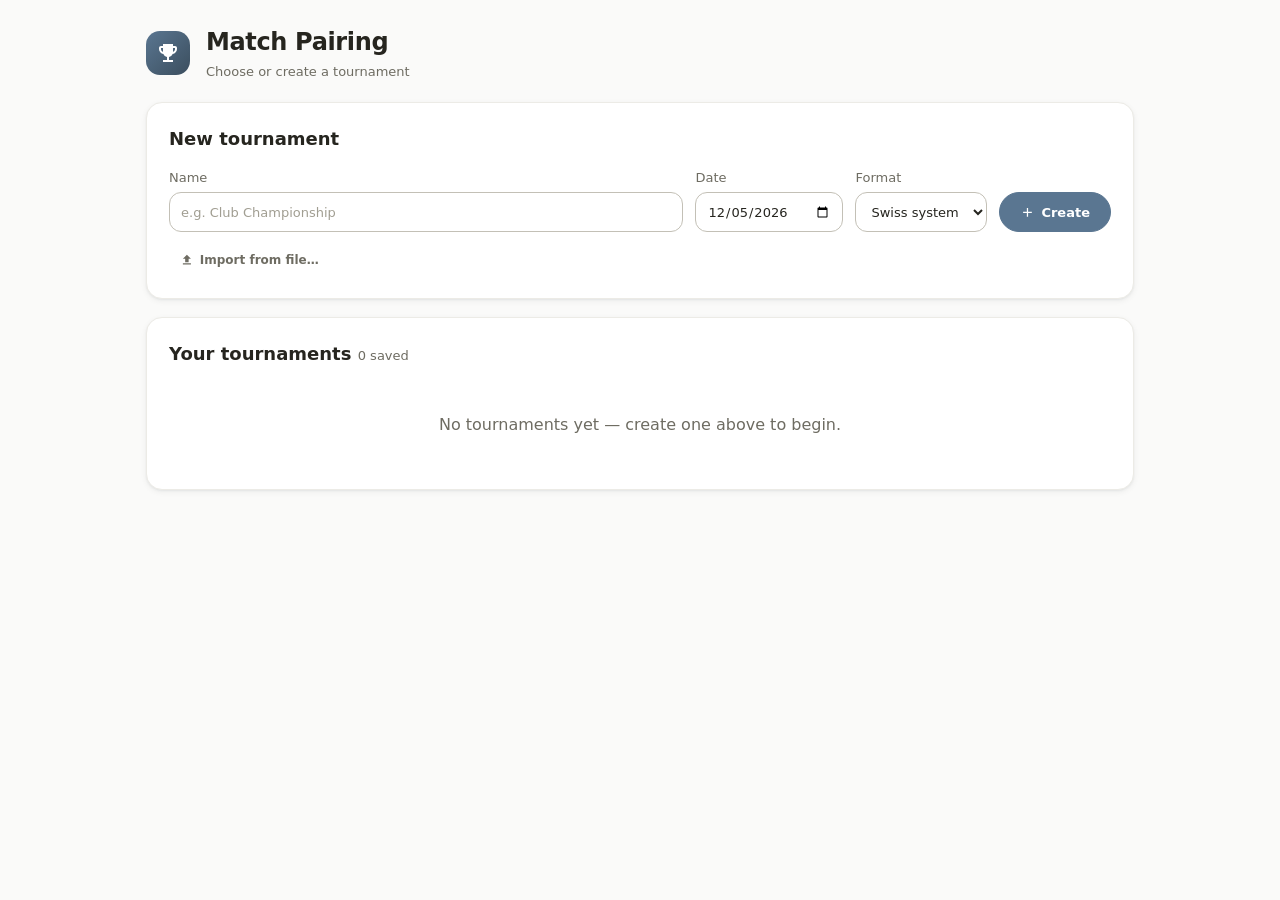
<file: index.html>
<!DOCTYPE html>
<html lang="en" data-theme="light">
<head>
<meta charset="UTF-8">
<meta name="viewport" content="width=device-width, initial-scale=1.0">
<!-- Hardening: no external connections except the design-system fonts; blocks exfiltration even if markup injection were ever possible. -->
<meta http-equiv="Content-Security-Policy" content="default-src 'none'; script-src 'unsafe-inline' https://telegram.org; style-src 'self' 'unsafe-inline' https://fonts.googleapis.com; font-src https://fonts.gstatic.com; img-src 'self' data:; connect-src https://empjrokwgnsfczqpdvrp.supabase.co; base-uri 'none'; form-action 'none'">
<meta name="description" content="Match Pairing — tournament pairing manager for Swiss-system and round-robin events: pairings, results, FIDE-verified tiebreaks, standings and crosstable. Runs entirely in your browser.">
<title>Match Pairing — Tournament Manager</title>
<link rel="icon" href="data:image/svg+xml,%3Csvg xmlns='http://www.w3.org/2000/svg' viewBox='0 0 64 64'%3E%3Crect width='64' height='64' rx='14' fill='%23496175'/%3E%3Ctext x='32' y='44' font-family='Arial,Helvetica,sans-serif' font-size='36' font-weight='800' fill='%23fff' text-anchor='middle'%3ES%3C/text%3E%3C/svg%3E">

<!-- Theme BEFORE first paint (no FOUC): OS scheme immediately, then the
     Telegram Mini App bridge loads ASYNC (never parser-blocking — an
     unreachable telegram.org must not stall first paint) and, inside the
     Telegram webview, takes over the theme and wires up the app.
     Accent is left unset → Halcyon defaults to "slate". -->
<script>
  (function () {
    var setTheme = function (dark) {
      document.documentElement.setAttribute("data-theme", dark ? "dark" : "light");
    };
    var mq = matchMedia("(prefers-color-scheme: dark)");
    setTheme(mq.matches);
    mq.addEventListener && mq.addEventListener("change", function () {
      if (!window.__tgThemed) setTheme(mq.matches);
    });
    var s = document.createElement("script");
    s.src = "https://telegram.org/js/telegram-web-app.js";
    s.onload = function () {
      var tg = window.Telegram && window.Telegram.WebApp;
      if (!(tg && tg.platform && tg.platform !== "unknown")) return; // plain browser: stay on OS theme
      var tgTheme = function () { try { setTheme(tg.colorScheme === "dark"); } catch (e) {} };
      window.__tgThemed = true;
      tgTheme();
      try { tg.onEvent && tg.onEvent("themeChanged", tgTheme); } catch (e) {}
      try { tg.ready && tg.ready(); } catch (e) {}
      try { tg.expand && tg.expand(); } catch (e) {}
      // score entry scrolls; don't let a swipe minimize the app mid-round
      try { tg.disableVerticalSwipes && tg.disableVerticalSwipes(); } catch (e) {}
      // let the app know the bridge is up (session-mode routing hooks on this)
      try { document.dispatchEvent(new Event("tg-ready")); } catch (e) {}
    };
    document.head.appendChild(s);
  })();
</script>

<meta name="theme-color" media="(prefers-color-scheme: light)" content="#FAFAF9">
<meta name="theme-color" media="(prefers-color-scheme: dark)"  content="#131619">

<!-- Halcyon design system: tokens + base reset, then component classes -->
<link rel="stylesheet" href="halcyon-ds/styles.css">
<link rel="stylesheet" href="halcyon-ds/components.css">
<!-- M3 skin fonts: Noto Sans + Noto Sans Mono (CSP already allows Google Fonts) -->
<link rel="stylesheet" href="https://fonts.googleapis.com/css2?family=Noto+Sans:ital,wght@0,400;0,500;0,600;0,700;0,800;1,400&family=Noto+Sans+Mono:wght@400;500;600&display=swap">

<style>
/* App layout & components — every visual driven by Halcyon design tokens.
   (Palette, fonts, reset & theming come from halcyon-ds/styles.css.) */
*{-webkit-tap-highlight-color:transparent}
.wrap{max-width:var(--container-lg);margin:0 auto;padding:18px 16px 80px}
header.app{display:flex;align-items:center;gap:14px;flex-wrap:wrap;margin-bottom:14px}
header.app h1{font-size:var(--text-xl);margin:0;font-weight:var(--weight-extrabold);letter-spacing:var(--tracking-tight)}
header.app .sub{color:var(--text-muted);font-size:var(--text-sm);margin-top:2px}
.logo{width:38px;height:38px;border-radius:var(--radius-md);
  background:linear-gradient(135deg,var(--accent),var(--accent-active));
  display:grid;place-items:center;color:var(--accent-fg);font-weight:var(--weight-extrabold);font-size:18px;flex:0 0 auto}
.spacer{flex:1}
.statusbar{display:flex;gap:10px;flex-wrap:wrap;margin-bottom:14px}
.stat{background:var(--surface);border:1px solid var(--border);border-radius:var(--radius-card);padding:8px 12px;
  box-shadow:var(--shadow-sm);min-width:86px}
.stat .k{font-family:var(--font-mono);font-size:var(--text-2xs);color:var(--text-faint);text-transform:uppercase;letter-spacing:var(--tracking-wider)}
.stat .v{font-size:var(--text-xl);font-weight:var(--weight-bold);font-variant-numeric:tabular-nums}
nav.tabs{display:flex;gap:2px;background:var(--bg-sunken);border:1px solid var(--border-subtle);border-radius:var(--radius-md);
  padding:4px;box-shadow:var(--shadow-xs);margin-bottom:16px;overflow:auto}
nav.tabs button{flex:1;border:0;background:transparent;color:var(--text-muted);font-family:var(--font-sans);
  font-weight:var(--weight-medium);font-size:var(--text-sm);padding:8px 12px;border-radius:var(--radius-sm);
  cursor:pointer;white-space:nowrap;min-width:max-content;transition:var(--transition)}
nav.tabs button:hover{color:var(--text)}
nav.tabs button.active{background:var(--surface);color:var(--text);box-shadow:var(--shadow-xs)}
.card{background:var(--surface);border:1px solid var(--border);border-radius:var(--radius-card);box-shadow:var(--shadow-sm);
  padding:var(--space-5);margin-bottom:14px}
.card h2{margin:0 0 12px;font-size:var(--text-lg);font-weight:var(--weight-semibold)}
.card h2 .hint{font-weight:var(--weight-regular);color:var(--text-muted);font-size:var(--text-sm)}
.row{display:flex;gap:8px;flex-wrap:wrap;align-items:center}
input,select,textarea{font-family:var(--font-sans);font-size:var(--text-sm);color:var(--text);background:var(--surface);
  border:1px solid var(--border-strong);border-radius:var(--radius-control);height:var(--control-md);padding:0 11px;outline:none;
  transition:border-color var(--dur) var(--ease-out),box-shadow var(--dur) var(--ease-out)}
textarea{height:auto;padding:10px 11px;line-height:var(--leading-normal);resize:vertical}
input:hover,select:hover,textarea:hover{border-color:var(--text-faint)}
input:focus,select:focus,textarea:focus{border-color:var(--accent);box-shadow:0 0 0 3px var(--accent-subtle)}
input::placeholder,textarea::placeholder{color:var(--text-faint)}
input[type=number]{width:84px;text-align:center}
select{cursor:pointer}
label.fld{display:flex;flex-direction:column;gap:5px;font-size:var(--text-sm);color:var(--text-muted);font-weight:var(--weight-medium)}
button.btn{font-family:var(--font-sans);font-size:var(--text-sm);font-weight:var(--weight-semibold);
  border:1px solid var(--border-strong);background:var(--surface);color:var(--text);height:var(--control-md);padding:0 14px;
  border-radius:var(--radius-control);cursor:pointer;display:inline-flex;align-items:center;justify-content:center;gap:6px;
  white-space:nowrap;transition:var(--transition)}
button.btn:hover{background:var(--surface-hover);border-color:var(--text-faint)}
button.btn.primary{background:var(--accent);border-color:var(--accent);color:var(--accent-fg)}
button.btn.primary:hover{background:var(--accent-hover);border-color:var(--accent-hover)}
button.btn.primary:disabled{opacity:.5;cursor:not-allowed}
button.btn.ghost{background:transparent;border-color:transparent}
button.btn.ghost:hover{background:var(--surface-hover);border-color:transparent}
button.btn.danger{color:var(--danger-text);border-color:transparent;background:transparent}
button.btn.danger:hover{background:var(--danger-subtle);border-color:transparent}
button.btn.sm{height:var(--control-sm);padding:0 10px;font-size:var(--text-xs)}
table{width:100%;border-collapse:collapse;font-size:var(--text-sm)}
th,td{text-align:left;padding:9px 10px;border-bottom:1px solid var(--border-subtle)}
th{font-family:var(--font-mono);font-size:var(--text-2xs);text-transform:uppercase;letter-spacing:var(--tracking-wider);
  color:var(--text-muted);font-weight:var(--weight-medium);border-bottom:1px solid var(--border);white-space:nowrap}
td.num,th.num{text-align:center}
tr:last-child td{border-bottom:0}
.tag{display:inline-block;font-family:var(--font-mono);font-size:var(--text-2xs);font-weight:var(--weight-medium);
  padding:2px 8px;border-radius:var(--radius-sm);letter-spacing:var(--tracking-wide);background:var(--accent-subtle);color:var(--accent-text)}
.tag.bye{background:var(--warning-subtle);color:var(--warning-text)}
.tag.wd{background:var(--danger-subtle);color:var(--danger-text)}
.pill{font-size:var(--text-xs);color:var(--text-muted)}
.empty{color:var(--text-muted);text-align:center;padding:30px 10px}
.pairing{display:grid;grid-template-columns:34px 1fr auto 1fr;gap:10px 12px;align-items:center;
  padding:10px;border:1px solid var(--border);border-radius:var(--radius-lg);margin-bottom:8px;background:var(--bg-subtle)}
.pairing .tb{font-family:var(--font-mono);font-weight:var(--weight-bold);color:var(--text-faint);text-align:center}
.pairing .pname{font-weight:var(--weight-semibold);display:flex;align-items:center;gap:6px;min-width:0}
.pairing .pname.right{justify-content:flex-end;text-align:right}
.pairing .pname small{color:var(--text-muted);font-weight:var(--weight-regular)}
.pairing .ctrl{display:flex;gap:6px;align-items:center;justify-content:center;flex-wrap:wrap}
.pairing.win-l .left{color:var(--success-text)} .pairing.win-r .right{color:var(--success-text)}
.pairing.forf{opacity:.92}
.scorein{width:62px}
.resbtns{display:flex;gap:4px}
.resbtns button{border:1px solid var(--border-strong);background:var(--surface);border-radius:var(--radius-sm);height:var(--control-sm);
  padding:0 9px;cursor:pointer;font-weight:var(--weight-semibold);font-size:var(--text-sm);color:var(--text-muted);min-width:34px;transition:var(--transition)}
.resbtns button:hover{border-color:var(--text-faint);color:var(--text)}
.resbtns button.on{background:var(--accent);border-color:var(--accent);color:var(--accent-fg)}
.special{font-size:var(--text-xs);height:var(--control-sm);padding:0 6px}
.win-dot{width:8px;height:8px;border-radius:50%;background:var(--success);flex:0 0 auto}
.note{font-size:var(--text-sm);color:var(--text-muted)}
.banner{padding:10px 12px;border-radius:var(--radius-md);font-size:var(--text-sm);margin-bottom:12px;border:1px solid transparent}
.banner.info{background:var(--accent-subtle);border-color:var(--accent-border);color:var(--text)}
.banner.warn{background:var(--warning-subtle);color:var(--warning-text)}
.banner.good{background:var(--success-subtle);color:var(--success-text)}
.checks{display:flex;flex-direction:column;gap:10px}
.check{display:flex;gap:10px;align-items:flex-start;cursor:pointer;font-size:var(--text-sm)}
.check input{margin-top:2px;height:auto}
.check .desc{color:var(--text-muted);font-size:var(--text-xs);display:block}
.rank{font-family:var(--font-mono);font-weight:var(--weight-bold);color:var(--text-faint);width:24px;text-align:center}
.firsttag{font-family:var(--font-mono);font-size:var(--text-2xs);color:var(--text-muted);border:1px solid var(--border-strong);border-radius:var(--radius-xs);padding:0 4px}
.toolbar{display:flex;gap:8px;flex-wrap:wrap;align-items:center;margin-bottom:12px}
.inactive{opacity:.55}
.kbd{font-family:var(--font-mono);background:var(--surface);border:1px solid var(--border-strong);border-radius:var(--radius-xs);padding:1px 5px;font-size:var(--text-xs)}
hr.sep{border:0;border-top:1px solid var(--border);margin:14px 0}
/* crosstable */
.cxwrap{overflow:auto}
table.cx{font-size:var(--text-sm);white-space:nowrap}
table.cx th,table.cx td{padding:6px 8px;border:1px solid var(--border)}
table.cx td.cell{text-align:center;font-variant-numeric:tabular-nums;min-width:46px}
.cell .res{font-weight:var(--weight-bold)}
.cell .res.w{color:var(--success-text)} .cell .res.l{color:var(--danger-text)} .cell .res.d{color:var(--text-muted)}
.cell .op{color:var(--text-muted);font-size:var(--text-2xs);font-family:var(--font-mono)}
.cell.bye{color:var(--warning-text);font-weight:var(--weight-bold)}
.cell.absent{color:var(--text-faint)}
/* tiebreak order editor */
.tblist{display:flex;flex-direction:column;gap:6px}
.tbitem{display:flex;align-items:center;gap:8px;border:1px solid var(--border);border-radius:var(--radius-md);padding:7px 10px;background:var(--bg-subtle)}
.tbitem .ord{font-family:var(--font-mono);font-weight:var(--weight-bold);color:var(--text-faint);width:18px;text-align:center}
.tbitem .nm{flex:1;font-weight:var(--weight-medium);font-size:var(--text-sm)}
.tbitem .arrows{display:flex;gap:4px}
.tbadd{display:flex;flex-wrap:wrap;gap:6px;margin-top:10px}
/* remove the up/down spinners on the score boxes */
.scorein::-webkit-outer-spin-button,.scorein::-webkit-inner-spin-button{-webkit-appearance:none;margin:0}
.scorein{-moz-appearance:textfield;appearance:textfield}
/* visually hidden but announced by screen readers (live status region) */
.sr-only{position:absolute;width:1px;height:1px;padding:0;margin:-1px;overflow:hidden;clip:rect(0 0 0 0);white-space:nowrap;border:0}
/* Material Symbols (inline SVG) — size to text, inherit button color */
svg.mi{width:1.15em;height:1.15em;fill:currentColor;flex:0 0 auto;vertical-align:-0.18em}
.resbtns button{display:inline-flex;align-items:center;justify-content:center;gap:3px}
/* 16px controls on touch devices so iOS Safari doesn't auto-zoom on focus */
@media (hover:none) and (pointer:coarse){
  input,select,textarea{font-size:16px!important}
}
/* copy-results toolbar */
.copybar{margin-top:-4px}
.copybar select{max-width:min(60vw,340px)}
/* welcome / session picker */
body.welcome #hdrActions,body.welcome nav.tabs,body.welcome .statusbar{display:none}
.sesslist{display:flex;flex-direction:column;gap:8px}
.sess{display:flex;align-items:center;gap:12px;flex-wrap:wrap;border:1px solid var(--border);border-radius:var(--radius-lg);
  padding:12px 14px;background:var(--bg-subtle);transition:var(--transition)}
.sess:hover{border-color:var(--text-faint);background:var(--surface-hover)}
.sess .meta{flex:1;min-width:0}
.sess .snm{font-weight:var(--weight-semibold)}
.sess .sdt{color:var(--text-muted);font-size:var(--text-xs);font-family:var(--font-mono);margin-top:2px}
.sess .sact{display:flex;gap:6px;flex-wrap:wrap}
@media (max-width:560px){
  .pairing{grid-template-columns:26px 1fr;grid-template-areas:"tb left" "tb right" "tb ctrl";gap:6px}
  .pairing .tb{grid-area:tb} .pairing .left{grid-area:left} .pairing .right{grid-area:right;justify-content:flex-start;text-align:left}
  .pairing .ctrl{grid-area:ctrl;justify-content:flex-start}
  .pairing .vs{display:none}
}
/* ==================================================================
   M3 skin — Material Design 3 look over the Halcyon tokens.
   Noto type, roomier rhythm, pill buttons (filled / tonal / text),
   16px cards, and M3 primary tabs with an active indicator.
   Placed last in this sheet so it wins the cascade.
   ================================================================== */
:root{
  --font-sans:'Noto Sans',system-ui,-apple-system,"Segoe UI",sans-serif;
  --font-mono:'Noto Sans Mono',ui-monospace,Consolas,monospace;
  --radius-card:16px;
  --radius-control:12px;
  --control-md:40px;
  --control-sm:32px;
}
.wrap{padding:24px 18px 96px}
header.app{margin-bottom:20px;gap:16px}
.logo{width:44px;height:44px;border-radius:14px}
.logo svg.mi{width:24px;height:24px;fill:var(--accent-fg)}
header.app h1{font-size:var(--text-2xl,1.4rem)}
/* status chips */
.statusbar{gap:12px;margin-bottom:18px}
.stat{padding:12px 18px;border-radius:14px;min-width:104px;border-color:var(--border-subtle)}
.stat .k{margin-bottom:2px}
/* M3 primary tabs: flat bar, icon+label, rounded 3px active indicator */
nav.tabs{background:transparent;border:0;border-bottom:1px solid var(--border);border-radius:0;
  padding:0;gap:4px;box-shadow:none;margin-bottom:20px}
nav.tabs button{position:relative;display:inline-flex;align-items:center;justify-content:center;gap:7px;
  padding:12px 16px;border-radius:12px 12px 0 0;font-weight:var(--weight-medium)}
nav.tabs button svg.mi{width:1.25em;height:1.25em}
nav.tabs button:hover{background:var(--surface-hover);color:var(--text)}
nav.tabs button.active{background:transparent;color:var(--accent-text);box-shadow:none}
nav.tabs button.active::after{content:"";position:absolute;left:14%;right:14%;bottom:-1px;height:3px;
  border-radius:3px 3px 0 0;background:var(--accent)}
/* cards */
.card{padding:22px;margin-bottom:18px;border-color:var(--border-subtle)}
.card h2{margin:0 0 16px}
hr.sep{margin:20px 0}
.row{gap:10px}
/* buttons: filled / tonal / text, all pills */
button.btn{border-radius:999px;height:var(--control-md);padding:0 20px;
  background:var(--accent-subtle);border:1px solid transparent;color:var(--accent-text)}
button.btn:hover{background:var(--accent-muted,var(--accent-subtle));border-color:transparent;filter:brightness(0.97)}
button.btn.primary{background:var(--accent);color:var(--accent-fg)}
button.btn.primary:hover{background:var(--accent-hover);filter:none}
button.btn.ghost{background:transparent;color:var(--text-muted);padding:0 14px}
button.btn.ghost:hover{background:var(--surface-hover);color:var(--text)}
button.btn.danger{background:transparent;color:var(--danger-text);padding:0 14px}
button.btn.danger:hover{background:var(--danger-subtle)}
button.btn.sm{height:var(--control-sm);padding:0 14px}
button.btn.sm.ghost,button.btn.sm.danger{padding:0 10px}
/* inputs stay rectangular-soft (M3 text fields), controls a touch taller */
input,select,textarea{border-radius:12px}
input[type=number]{width:92px}
.scorein{width:70px}
/* result pills */
.resbtns{gap:6px}
.resbtns button{border-radius:999px;padding:0 13px;min-width:40px;height:var(--control-sm)}
.special{border-radius:999px;padding:0 12px}
/* rows and lists */
.pairing{padding:14px;border-radius:14px;margin-bottom:10px;gap:12px 14px;border-color:var(--border-subtle)}
th,td{padding:12px}
.sess{padding:14px 16px;border-radius:14px;gap:12px;border-color:var(--border-subtle)}
.sesslist{gap:10px}
.tbitem{padding:10px 14px;border-radius:12px;border-color:var(--border-subtle)}
.tblist{gap:8px}
.tbadd{gap:8px;margin-top:12px}
.banner{padding:12px 16px;border-radius:12px;margin-bottom:14px}
.checks{gap:12px}
.toolbar{gap:10px;margin-bottom:14px}
.tag{border-radius:999px;padding:3px 10px}
.firsttag{border-radius:999px;padding:1px 7px}

@media print{
  nav.tabs,header.app .spacer,.toolbar,button,.statusbar,select,.copybar,.banner{display:none!important}
  body{background:#fff;color:var(--neutral-900)} .card{box-shadow:none;border:1px solid var(--neutral-300)}
  /* force light-theme token values so dark-mode prints stay readable on paper */
  [data-theme="dark"]{--text:#26251F;--text-muted:#6E6C62;--text-faint:#A19E92;
    --success-text:#3F7253;--warning-text:#8A6228;--danger-text:#9A463C;--info-text:#3F6E93;--accent-text:#496175;
    --surface:#FFFFFF;--bg-subtle:#F4F4F1;--bg-sunken:#ECEBE6;
    --border:#E2E1DB;--border-subtle:#ECEBE6;--border-strong:#C3C0B6}
  /* crosstable: never clip columns on paper — let it wrap/shrink instead */
  .cxwrap{overflow:visible}
  table.cx{white-space:normal;font-size:10px}
  table.cx th,table.cx td{padding:3px 4px}
  table.cx td.cell{min-width:0}
  /* pairing sheet: winner readable in grayscale, first-move tag crisp */
  .pairing.win-l .left,.pairing.win-r .right{font-weight:800}
  .win-dot{-webkit-print-color-adjust:exact;print-color-adjust:exact}
  .firsttag{color:var(--neutral-700)}
}
</style>
</head>
<body>
<div class="wrap">
  <header class="app">
    <div class="logo">S</div>
    <div>
      <h1 id="tname">Match Pairing</h1>
      <div class="sub" id="tsub">Tournament manager</div>
    </div>
    <div class="spacer"></div>
    <div class="row" id="hdrActions">
      <button class="btn ghost sm" id="btnSessions">← Tournaments</button>
      <button class="btn ghost sm" id="btnExport">Export</button>
      <button class="btn ghost sm" id="btnImport">Import</button>
      <input type="file" id="fileImport" accept="application/json" style="display:none">
    </div>
  </header>

  <div class="statusbar" id="statusbar"></div>
  <div id="sr-status" role="status" aria-live="polite" class="sr-only"></div>

  <nav class="tabs" id="tabs" aria-label="Views">
    <button data-tab="players" class="active" aria-current="page">Players</button>
    <button data-tab="pairings">Pairings</button>
    <button data-tab="standings">Standings</button>
    <button data-tab="crosstable">Crosstable</button>
    <button data-tab="settings">Settings</button>
  </nav>

  <div id="view"></div>
</div>

<script>
"use strict";

/* ==================================================================
   Swiss-system tournament manager — single file, client-side.
   Tie-break engine implements the FIDE C.07 (2023) rules and is
   verified against IA Mario Held's official worked examples
   (16-player Swiss: all Buchholz / Buchholz-Cut1 / Sonneborn-Berger
   / SB-Cut1 values reproduced exactly).
   ================================================================== */

const LS_KEY = "swissPairing.v2";
const OLD_KEY = "swissPairing.v1";
const DEFAULT_SETTINGS = {
  totalRounds: 6,
  limitRounds: false,     // cap the number of rounds? (off => generate freely)
  format: "swiss",        // swiss | roundrobin
  round1: "fold",         // fold | adjacent | random
  trackSpread: true,      // Scrabble-style point margins
  drawAllowed: true,
  byePoints: 1,           // points for a pairing-allocated (full) bye
  byeSpread: 50,          // spread credited for a bye / default forfeit margin
  firstBalance: true,     // balance who goes first / colours
  tbOrder: null,          // array of tiebreak keys, in priority order (null => auto)
};

const round2 = x => Math.round((x + Number.EPSILON) * 100) / 100;

/* ------------------------------------------------------------------
   Multi-session store.  Each session is a self-contained tournament
   (name + created date + players/rounds/settings).  `state` points at
   the currently-open session, or is null on the welcome screen.
   ------------------------------------------------------------------ */
/* Deep-coerce a session to expected types. This is the trust boundary for
   imported JSON and hand-edited storage: every value that later reaches
   innerHTML or arithmetic is forced into a safe shape here. */
function normalizeSession(t){
  t = t || {};
  const num = (v,d)=>{ const n=Number(v); return Number.isFinite(n)?n:d; };
  const players = (Array.isArray(t.players)?t.players:[]).map(p=>{
    p = p || {};
    const out = {
      id: num(p.id, 0),
      name: String(p.name ?? "?"),
      rating: (p.rating==null || p.rating==="") ? null : num(p.rating, null),
      active: p.active !== false,
    };
    if(p.byeRequest) out.byeRequest = true;
    return out;
  });
  const BYE_TYPES = {pairing:1, full:1, half:1, zero:1};
  const WINNERS = {p1:1, p2:1, draw:1};
  const rounds = (Array.isArray(t.rounds)?t.rounds:[]).filter(r=>r && Array.isArray(r.pairings)).map((r,i)=>{
    const rd = {
      number: num(r.number, i+1),
      pairings: r.pairings.filter(pg=>pg && pg.p1!=null).map((pg,j)=>{
        const res = pg.result || {};
        return {
          p1: num(pg.p1, 0),
          p2: pg.p2==null ? null : num(pg.p2, 0),
          table: num(pg.table, j+1),
          result: pg.p2==null
            ? {byeType: BYE_TYPES[res.byeType] ? res.byeType : "pairing"}
            : {winner: WINNERS[res.winner] ? res.winner : null,
               forfeit: res.forfeit === true,
               score1: res.score1==null ? null : num(res.score1, null),
               score2: res.score2==null ? null : num(res.score2, null)},
        };
      }),
    };
    if(Array.isArray(r.byeRequests)) rd.byeRequests = r.byeRequests.map(x=>num(x,0));
    if(Array.isArray(r.rrField)) rd.rrField = r.rrField.map(x=>num(x,0));
    return rd;
  });
  const settings = {...DEFAULT_SETTINGS, ...(t.settings && typeof t.settings==="object" ? t.settings : {})};
  settings.totalRounds = Math.max(1, num(settings.totalRounds, DEFAULT_SETTINGS.totalRounds));
  settings.byePoints = num(settings.byePoints, DEFAULT_SETTINGS.byePoints);
  settings.byeSpread = num(settings.byeSpread, DEFAULT_SETTINGS.byeSpread);
  settings.round1 = ({fold:1,adjacent:1,random:1})[settings.round1] ? settings.round1 : "fold";
  settings.format = ({swiss:1,roundrobin:1})[settings.format] ? settings.format : "swiss";
  settings.tbOrder = Array.isArray(settings.tbOrder) ? settings.tbOrder.map(String) : null;
  ["trackSpread","drawAllowed","firstBalance","limitRounds"].forEach(k=> settings[k] = !!settings[k]);
  const exceptions = (Array.isArray(t.exceptions)?t.exceptions:[])
    .map(x=>({round:num(x&&x.round,0), p1:num(x&&x.p1,0), p2:num(x&&x.p2,0)}))
    .filter(x=>x.round>=1 && x.p1>0 && x.p2>0 && x.p1!==x.p2);
  return {
    exceptions,
    ...(typeof t.remoteCode==="string" && t.remoteCode ? {remoteCode: t.remoteCode.slice(0,12)} : {}),
    id: t.id==null ? null : num(t.id, null),
    name: String(t.name || "My Tournament"),
    created: num(t.created, Date.now()),
    updated: num(t.updated, num(t.created, Date.now())),
    players, rounds,
    nextId: Math.max(num(t.nextId, 1), 1, ...players.map(p=>p.id+1)),
    settings,
  };
}
function loadStore(){
  let raw = null, old = null;
  try{
    raw = localStorage.getItem(LS_KEY);
    if(raw){
      const s = JSON.parse(raw);
      s.sessions = (Array.isArray(s.sessions)?s.sessions:[]).map(normalizeSession);
      let mx = 0; s.sessions.forEach(x=>{ if(typeof x.id==="number" && x.id>mx) mx=x.id; });
      s.nextSessionId = Math.max(Number(s.nextSessionId)||0, mx+1);
      s.sessions.forEach(x=>{ if(x.id==null) x.id = s.nextSessionId++; });
      s.currentId = (s.currentId!=null && s.sessions.some(x=>x.id===s.currentId)) ? s.currentId : null;
      return s;
    }
    // migrate a legacy single-tournament save into one session
    old = localStorage.getItem(OLD_KEY);
    if(old){
      const t = normalizeSession({...JSON.parse(old), id:1});
      return {sessions:[t], currentId:null, nextSessionId:2};
    }
  }catch(e){
    // keep the unreadable payload so it can be recovered manually, then start clean
    const bad = raw || old;
    if(bad){
      try{ localStorage.setItem(LS_KEY + ".corrupt", bad); }catch(_){}
      setTimeout(()=>alert("Your saved tournament data could not be read. A backup copy was kept in this browser's local storage under \"" + LS_KEY + ".corrupt\"."), 0);
    }
  }
  return {sessions:[], currentId:null, nextSessionId:1};
}
let store = loadStore();
let state = store.currentId!=null ? store.sessions.find(s=>s.id===store.currentId) : null;
let activeTab = "players";

let saveFailed = false;
function save(){
  if(state) state.updated = Date.now();
  try{ localStorage.setItem(LS_KEY, JSON.stringify(store)); saveFailed = false; }
  catch(e){ saveFailed = true; }
  if(typeof queueSessPush === "function") queueSessPush(); // live session: mirror to the server (no-op otherwise)
}

function createSession(name, dateVal, format){
  const created = dateVal ? new Date(dateVal+"T00:00:00").getTime() : Date.now();
  const s = normalizeSession({id: store.nextSessionId++, name:(name||"").trim()||"Untitled tournament", created, updated:created});
  if(format==="roundrobin" || format==="swiss") s.settings.format = format;
  store.sessions.push(s);
  store.currentId = s.id; state = s; activeTab = "players";
  save(); render();
}
function openSession(id){
  state = store.sessions.find(s=>s.id===id) || null;
  store.currentId = state ? id : null;
  activeTab = "players"; if(state) state._viewRound = null;
  save(); render();
}
function closeSession(){ store.currentId = null; state = null; save(); render(); }
function deleteSession(id){
  store.sessions = store.sessions.filter(s=>s.id!==id);
  if(store.currentId===id){ store.currentId = null; state = null; }
  save(); render();
}
function renameSession(id){
  const s = store.sessions.find(x=>x.id===id); if(!s) return;
  const nm = prompt("Rename tournament:", s.name); if(nm==null) return;
  s.name = nm.trim() || s.name; save(); render();
}

/* ---------------- Helpers ---------------- */
const esc = s => String(s??"").replace(/[&<>"']/g,c=>({'&':'&amp;','<':'&lt;','>':'&gt;','"':'&quot;',"'":'&#39;'}[c]));
const byId = id => state.players.find(p=>p.id===id);
const pname = id => { const p=byId(id); return p?p.name:"?"; };
function shuffle(a){ for(let i=a.length-1;i>0;i--){ const j=Math.floor(Math.random()*(i+1)); [a[i],a[j]]=[a[j],a[i]]; } return a; }
const fmtSpread = n => (n>0?"+":"")+n;

/* Google Material Symbols / Icons, vendored as inline SVG paths (Apache 2.0,
   https://fonts.google.com/icons). Inline SVG rather than the icon font: the
   app is a single file, and a failed icon-font load would render raw ligature
   text ("delete") inside buttons; SVG inherits currentColor and always draws. */
const ICONS = {
  arrow_back:    "M20 11H7.83l5.59-5.59L12 4l-8 8 8 8 1.41-1.41L7.83 13H20v-2z",
  download:      "M19 9h-4V3H9v6H5l7 7 7-7zM5 18v2h14v-2H5z",
  upload:        "M9 16h6v-6h4l-7-7-7 7h4v6zm-4 2h14v2H5v-2z",
  add:           "M19 13h-6v6h-2v-6H5v-2h6V5h2v6h6v2z",
  playlist_add:  "M14 10H2v2h12v-2zm0-4H2v2h12V6zm4 8v-4h-2v4h-4v2h4v4h2v-4h4v-2h-4zM2 16h8v-2H2v2z",
  edit:          "M3 17.25V21h3.75L17.81 9.94l-3.75-3.75L3 17.25zM20.71 7.04c.39-.39.39-1.02 0-1.41l-2.34-2.34c-.39-.39-1.02-.39-1.41 0l-1.83 1.83 3.75 3.75 1.83-1.83z",
  delete:        "M6 19c0 1.1.9 2 2 2h8c1.1 0 2-.9 2-2V7H6v12zM19 4h-3.5l-1-1h-5l-1 1H5v2h14V4z",
  print:         "M19 8H5c-1.66 0-3 1.34-3 3v6h4v4h12v-4h4v-6c0-1.66-1.34-3-3-3zm-3 11H8v-5h8v5zm3-7c-.55 0-1-.45-1-1s.45-1 1-1 1 .45 1 1-.45 1-1 1zm-1-9H6v4h12V3z",
  content_copy:  "M16 1H4c-1.1 0-2 .9-2 2v14h2V3h12V1zm3 4H8c-1.1 0-2 .9-2 2v14c0 1.1.9 2 2 2h11c1.1 0 2-.9 2-2V7c0-1.1-.9-2-2-2zm0 16H8V7h11v14z",
  swap_horiz:    "M6.99 11L3 15l3.99 4v-3H14v-2H6.99v-3zM21 9l-3.99-4v3H10v2h7.01v3L21 9z",
  check:         "M9 16.17L4.83 12l-1.42 1.41L9 19 21 7l-1.41-1.41z",
  arrow_upward:  "M4 12l1.41 1.41L11 7.83V20h2V7.83l5.58 5.59L20 12l-8-8-8 8z",
  arrow_downward:"M20 12l-1.41-1.41L13 16.17V4h-2v12.17l-5.58-5.59L4 12l8 8 8-8z",
  close:         "M19 6.41L17.59 5 12 10.59 6.41 5 5 6.41 10.59 12 5 17.59 6.41 19 12 13.41 17.59 19 19 17.59 13.41 12z",
  delete_sweep:  "M15 16h4v2h-4v-2zm0-8h7v2h-7V8zm0 4h6v2h-6v-2zM3 18c0 1.1.9 2 2 2h6c1.1 0 2-.9 2-2V8H3v10zM14 5h-3l-1-1H6L5 5H2v2h12V5z",
  restart_alt:   "M12 5V2L8 6l4 4V7c3.31 0 6 2.69 6 6 0 2.97-2.17 5.43-5 5.91v2.02c3.95-.49 7-3.85 7-7.93 0-4.42-3.58-8-8-8zm-6 8c0-1.65.67-3.15 1.76-4.24L6.34 7.34C4.9 8.79 4 10.79 4 13c0 4.08 3.05 7.44 7 7.93v-2.02c-2.83-.48-5-2.94-5-5.91z",
  description:   "M14 2H6c-1.1 0-1.99.9-1.99 2L4 20c0 1.1.89 2 1.99 2H18c1.1 0 2-.9 2-2V8l-6-6zm2 16H8v-2h8v2zm0-4H8v-2h8v2zm-3-5V3.5L18.5 9H13z",
  folder_open:   "M20 6h-8l-2-2H4c-1.1 0-1.99.9-1.99 2L2 18c0 1.1.9 2 2 2h16c1.1 0 2-.9 2-2V8c0-1.1-.9-2-2-2zm0 12H4V8h16v10z",
  chevron_left:  "M15.41 7.41L14 6l-6 6 6 6 1.41-1.41L10.83 12z",
  chevron_right: "M10 6L8.59 7.41 13.17 12l-4.58 4.59L10 18l6-6z",
  group:         "M16 11c1.66 0 2.99-1.34 2.99-3S17.66 5 16 5c-1.66 0-3 1.34-3 3s1.34 3 3 3zm-8 0c1.66 0 2.99-1.34 2.99-3S9.66 5 8 5C6.34 5 5 6.34 5 8s1.34 3 3 3zm0 2c-2.33 0-7 1.17-7 3.5V19h14v-2.5c0-2.33-4.67-3.5-7-3.5zm8 0c-.29 0-.62.02-.97.05 1.16.84 1.97 1.97 1.97 3.45V19h6v-2.5c0-2.33-4.67-3.5-7-3.5z",
  leaderboard:   "M7.5 21H2V9h5.5v12zm7.25-18h-5.5v18h5.5V3zM22 11h-5.5v10H22V11z",
  grid_on:       "M20 2H4c-1.1 0-2 .9-2 2v16c0 1.1.9 2 2 2h16c1.1 0 2-.9 2-2V4c0-1.1-.9-2-2-2zM8 20H4v-4h4v4zm0-6H4v-4h4v4zm0-6H4V4h4v4zm6 12h-4v-4h4v4zm0-6h-4v-4h4v4zm0-6h-4V4h4v4zm6 12h-4v-4h4v4zm0-6h-4v-4h4v4zm0-6h-4V4h4v4z",
  settings:      "M19.14 12.94c.04-.3.06-.61.06-.94 0-.32-.02-.64-.07-.94l2.03-1.58c.18-.14.23-.41.12-.61l-1.92-3.32c-.12-.22-.37-.29-.59-.22l-2.39.96c-.5-.38-1.03-.7-1.62-.94l-.36-2.54c-.04-.24-.24-.41-.48-.41h-3.84c-.24 0-.43.17-.47.41l-.36 2.54c-.59.24-1.13.57-1.62.94l-2.39-.96c-.22-.08-.47 0-.59.22L2.74 8.87c-.12.21-.08.47.12.61l2.03 1.58c-.05.3-.09.63-.09.94s.02.64.07.94l-2.03 1.58c-.18.14-.23.41-.12.61l1.92 3.32c.12.22.37.29.59.22l2.39-.96c.5.38 1.03.7 1.62.94l.36 2.54c.05.24.24.41.48.41h3.84c.24 0 .44-.17.47-.41l.36-2.54c.59-.24 1.13-.56 1.62-.94l2.39.96c.22.08.47 0 .59-.22l1.92-3.32c.12-.22.07-.47-.12-.61l-2.01-1.58zM12 15.6c-1.98 0-3.6-1.62-3.6-3.6s1.62-3.6 3.6-3.6 3.6 1.62 3.6 3.6-1.62 3.6-3.6 3.6z",
  emoji_events:  "M19 5h-2V3H7v2H5c-1.1 0-2 .9-2 2v1c0 2.55 1.92 4.63 4.39 4.94.63 1.5 1.98 2.63 3.61 2.96V19H7v2h10v-2h-4v-3.1c1.63-.33 2.98-1.46 3.61-2.96C19.08 12.63 21 10.55 21 8V7c0-1.1-.9-2-2-2zM5 8V7h2v3.82C5.84 10.4 5 9.3 5 8zm14 0c0 1.3-.84 2.4-2 2.82V7h2v1z",
};
const icon = n => `<svg class="mi" viewBox="0 0 24 24" aria-hidden="true" focusable="false"><path d="${ICONS[n]}"/></svg>`;

/* tiebreak definitions */
const TB_DEFS = {
  spread:     {label:"Cumulative spread", title:"Sum of point margins (Scrabble-style)"},
  buchholz:   {label:"Buchholz", title:"Sum of opponents' (adjusted) scores"},
  bhCut1:     {label:"Buchholz Cut-1", title:"Buchholz, dropping the least-significant opponent (FIDE default)"},
  sb:         {label:"Sonneborn-Berger", title:"Sum of beaten opponents' scores + half of drawn opponents'"},
  sbCut1:     {label:"Sonneborn-Berger Cut-1", title:"SB dropping the least-significant opponent"},
  cumulative: {label:"Cumulative (progressive)", title:"Sum of running score after each round"},
  wins:       {label:"Number of wins", title:"Most wins ranks higher"},
  headToHead: {label:"Head-to-head", title:"Result of the game(s) between the tied players"},
  rating:     {label:"Rating", title:"Higher rating ranks higher"},
};
function effectiveTbOrder(){
  const o = state.settings.tbOrder;
  // explicit array (even empty = "no tiebreaks") is honoured; unknown keys
  // from imported/hand-edited files are dropped so they can't crash render.
  if(Array.isArray(o)) return o.filter(k=>Object.prototype.hasOwnProperty.call(TB_DEFS, k));
  return state.settings.trackSpread
    ? ["spread","buchholz","sb","cumulative"]
    : ["bhCut1","buchholz","sb","cumulative"];
}

/* ==================================================================
   Round-log builder.  Produces, per player, an ordered list of round
   entries spanning their participation.  Missing rounds within that
   span become "absent" (a voluntarily-unplayed round).
   ================================================================== */
function buildLogs(){
  const cfg = state.settings;
  const byeInfo = t => ({
    pairing:{pts:cfg.byePoints, vol:false, spread:cfg.byeSpread},
    full:   {pts:1,            vol:true,  spread:cfg.byeSpread},
    half:   {pts:0.5,          vol:true,  spread:0},
    zero:   {pts:0,            vol:true,  spread:0},
  }[t] || {pts:cfg.byePoints, vol:false, spread:cfg.byeSpread});

  // For each existing round, map playerId -> entry (or 'pending')
  const perRound = state.rounds.map(rd=>{
    const m = {};
    rd.pairings.forEach(pg=>{
      if(pg.p2===null){
        const t = (pg.result && pg.result.byeType) || "pairing";
        const info = byeInfo(t);
        m[pg.p1] = {oppId:null, pts:info.pts, played:false, voluntary:info.vol,
          result: info.pts>=1?"W":info.pts>0?"D":"L", spread:info.spread, kind:"bye", byeType:t};
        return;
      }
      const r = pg.result || {};
      if(r.forfeit){
        const winSpread = cfg.byeSpread;
        const mk = (pts,res,vol,oppReal)=>({oppId:null, pts, played:false, voluntary:vol, result:res,
          spread: res==="W"?winSpread:res==="L"?-winSpread:0, kind: res==="W"?"ffwin":"ffloss", oppReal});
        if(r.winner==="p1"){ m[pg.p1]=mk(1,"W",false,pg.p2); m[pg.p2]=mk(0,"L",true,pg.p1); }
        else if(r.winner==="p2"){ m[pg.p2]=mk(1,"W",false,pg.p1); m[pg.p1]=mk(0,"L",true,pg.p2); }
        else { m[pg.p1]=mk(0,"L",true,pg.p2); m[pg.p2]=mk(0,"L",true,pg.p1); } // double forfeit
        return;
      }
      if(r.winner){ // played game with a result
        const sp1 = (r.score1!=null && r.score2!=null) ? (r.score1 - r.score2) : 0;
        const v = x => x==="W"?1 : x==="D"?0.5 : 0;
        const w1 = r.winner==="p1"?"W" : r.winner==="draw"?"D" : "L";
        const w2 = r.winner==="p2"?"W" : r.winner==="draw"?"D" : "L";
        m[pg.p1]={oppId:pg.p2, pts:v(w1), played:true, voluntary:false, result:w1, spread:sp1, kind:"game"};
        m[pg.p2]={oppId:pg.p1, pts:v(w2), played:true, voluntary:false, result:w2, spread:-sp1, kind:"game"};
      } else { // paired but not yet scored
        m[pg.p1]="pending"; m[pg.p2]="pending";
      }
    });
    return m;
  });

  // Cover current roster PLUS every id that appears in any round, so a
  // deleted player's history keeps feeding opponents' Buchholz/SB (they are
  // treated like a withdrawal; they never appear in standings themselves).
  const logs = {};
  const allIds = new Set(state.players.map(p=>p.id));
  perRound.forEach(m=> Object.keys(m).forEach(k=> allIds.add(Number(k))));
  allIds.forEach(id=>{
    let first=-1, last=-1;
    perRound.forEach((m,i)=>{ if(m[id]!==undefined){ if(first<0) first=i; last=i; } });
    const arr=[];
    if(first>=0){
      for(let i=first;i<perRound.length;i++){
        const e = perRound[i][id];
        if(e===undefined){ // genuinely not in this round -> absence (voluntary unplayed)
          arr.push({round:i+1, oppId:null, pts:0, played:false, voluntary:true, result:"L", spread:0, kind:"absent"});
        } else if(e==="pending"){
          arr.push({round:i+1, kind:"pending"});
        } else {
          arr.push({round:i+1, ...e});
        }
      }
    }
    logs[id]=arr;
  });
  return logs;
}

/* ==================================================================
   FIDE-2023 tie-break engine (verified). Operates on the round-logs.
   - own unplayed round  -> dummy opponent with the player's own score
   - real opponent       -> their score, with trailing voluntarily-
                            unplayed rounds (no later availability)
                            counted as draws
   - Cut-1               -> discard the least-significant opponent's
                            contribution; if any voluntarily-unplayed
                            rounds exist, discard the larger of {smallest
                            such contribution, least-significant opponent}
   ================================================================== */
function tiebreakEngine(logs){
  const ids = Object.keys(logs).filter(id=>logs[id].length);
  const scored = g => g.kind!=="pending";
  const isAvail = g => g.played || (scored(g) && !g.voluntary); // played, PAB or forfeit-win

  const score = {}, adj = {};
  ids.forEach(id=> score[id] = logs[id].reduce((t,g)=> t + (scored(g)?g.pts:0), 0));
  ids.forEach(id=>{
    const L = logs[id]; let a=0;
    for(let i=0;i<L.length;i++){
      const g=L[i]; if(!scored(g)) continue;
      let pts=g.pts;
      if(!g.played && g.voluntary){
        let later=false;
        for(let j=i+1;j<L.length;j++){ if(isAvail(L[j])){ later=true; break; } }
        if(!later) pts=0.5;
      }
      a+=pts;
    }
    adj[id]=a;
  });
  const cut = rounds => {
    if(!rounds.length) return 0;
    let low = rounds[0];
    for(const r of rounds){ if(r.sig<low.sig || (r.sig===low.sig && r.contrib<low.contrib)) low=r; }
    const v = rounds.filter(r=>r.isVUR);
    return v.length ? Math.max(Math.min(...v.map(r=>r.contrib)), low.contrib) : low.contrib;
  };
  const sum = a => a.reduce((t,x)=>t+x,0);

  const tb={};
  ids.forEach(id=>{
    const L=logs[id], sP=score[id];
    const rounds = L.filter(scored).map(g=>{
      // ?? 0 guards inconsistent imported data (opponent id in no round map)
      const sig = g.played ? (adj[g.oppId] ?? 0) : sP;
      return {sig, isVUR: !g.played && g.voluntary, bh:sig, sb:g.pts*sig};
    });
    const bh = sum(rounds.map(r=>r.bh));
    const sb = sum(rounds.map(r=>r.sb));
    tb[id]={
      buchholz: round2(bh),
      bhCut1:   round2(bh - cut(rounds.map(r=>({sig:r.sig,contrib:r.bh,isVUR:r.isVUR})))),
      sb:       round2(sb),
      sbCut1:   round2(sb - cut(rounds.map(r=>({sig:r.sig,contrib:r.sb,isVUR:r.isVUR})))),
    };
  });
  return tb;
}

/* ---------------- Aggregate stats per player ---------------- */
function computeStats(){
  const logs = buildLogs();
  const tb = tiebreakEngine(logs);
  const S = {};
  state.players.forEach(p=>{
    const L = logs[p.id] || [];
    let points=0, spread=0, wins=0, losses=0, draws=0, byes=0, played=0, cumulative=0, running=0;
    const opponents = new Set();
    L.forEach(g=>{
      if(g.kind==="pending") return;
      points += g.pts; spread += g.spread||0;
      running += g.pts; cumulative += running;
      if(g.kind==="game"){ played++; opponents.add(g.oppId);
        if(g.result==="W") wins++; else if(g.result==="L") losses++; else draws++; }
      else if(g.kind==="bye"){ byes++; }
      else if(g.kind==="ffwin"){ wins++; }
      else if(g.kind==="ffloss"){ losses++; }
    });
    const t = tb[p.id] || {};
    S[p.id] = {id:p.id, points:round2(points), spread, wins, losses, draws, byes, played, cumulative,
      opponents, log:L, firstCount:0,
      buchholz: t.buchholz||0, bhCut1: t.bhCut1||0, sb: t.sb||0, sbCut1: t.sbCut1||0};
  });
  // who went first (for colour/first balancing) — count p1 of any played,
  // decided non-bye game; forfeits are unplayed so they don't use up a "first"
  state.rounds.forEach(rd=> rd.pairings.forEach(pg=>{
    if(pg.p2===null) return;
    if(pg.result && pg.result.winner && !pg.result.forfeit && S[pg.p1]) S[pg.p1].firstCount++;
  }));
  return S;
}

/* ---------------- Standings ----------------
   Ranking is group-wise refinement, not a pairwise comparator: partition by
   points, then refine each still-tied group criterion by criterion. This
   keeps head-to-head transitive (FIDE "direct encounter" mini-score within
   the tied group; circular ties stay tied and fall through). */
function tbValue(e, key){
  switch(key){
    case "spread": return e.s.spread;
    case "buchholz": return e.s.buchholz;
    case "bhCut1": return e.s.bhCut1;
    case "sb": return e.s.sb;
    case "sbCut1": return e.s.sbCut1;
    case "cumulative": return e.s.cumulative;
    case "wins": return e.s.wins;
    case "rating": return e.p.rating||0;
    default: return 0;
  }
}
function partitionDesc(arr, val){ // stable partition into groups by value, descending
  const m = new Map();
  arr.forEach(e=>{ const v=val(e); if(!m.has(v)) m.set(v,[]); m.get(v).push(e); });
  return [...m.entries()].sort((a,b)=>b[0]-a[0]).map(en=>en[1]);
}
function standings(){
  const S = computeStats();
  const list = state.players
    .filter(p=> p.active!==false || (S[p.id] && S[p.id].log.length))
    .map(p=>({p, s:S[p.id]}));
  const order = effectiveTbOrder();
  let groups = partitionDesc(list, e=>e.s.points);
  for(const k of order){
    groups = groups.flatMap(g=>{
      if(g.length<2) return [g];
      if(k==="headToHead"){
        const ids = new Set(g.map(e=>e.p.id));
        const mini = new Map(); // points scored in decided games vs the tied group
        g.forEach(e=>{
          let m=0;
          (e.s.log||[]).forEach(gm=>{ if(gm.kind==="game" && ids.has(gm.oppId)) m+=gm.pts; });
          mini.set(e.p.id, m);
        });
        return partitionDesc(g, e=>mini.get(e.p.id));
      }
      return partitionDesc(g, e=>tbValue(e,k));
    });
  }
  const flat = groups.flatMap(g=> g.slice().sort((A,B)=>
    (B.p.rating||0)-(A.p.rating||0) || A.p.name.localeCompare(B.p.name)));
  return {list: flat, S, order};
}

/* ==================================================================
   Pairing engine
   ================================================================== */
function pickBye(active, S){
  const noBye = active.filter(p=> S[p.id].byes===0);
  const pool = noBye.length ? noBye : active.slice();
  pool.sort((a,b)=> S[a.id].points-S[b.id].points || (a.rating||0)-(b.rating||0));
  // prefer the lowest-ranked eligible candidate whose removal still lets the
  // rest be paired without rematches; fall back to the plain lowest.
  for(const cand of pool){
    if(matchPairs(active.filter(p=>p!==cand), S, false)) return cand;
  }
  return pool[0];
}
function foldPair(arr){
  const half = arr.length/2, top=arr.slice(0,half), bot=arr.slice(half), out=[];
  for(let i=0;i<half;i++) out.push([top[i],bot[i]]);
  return out;
}
// Ordered exhaustive backtracking: finds a complete pairing, preferring
// small score gaps and (optionally) avoiding rematches.
function matchPairs(players, S, allowRematch){
  const n = players.length;
  const used = new Array(n).fill(false);
  const out = [];
  let budget = 400000;
  const cost = (i,j)=>{
    let c = Math.abs(S[players[i].id].points - S[players[j].id].points)*1000;
    if(S[players[i].id].opponents.has(players[j].id)) c += 5e6;
    c += Math.abs(i-j);
    return c;
  };
  const partners = i =>{
    const cs=[];
    for(let j=0;j<n;j++) if(j!==i && !used[j]) cs.push(j);
    cs.sort((a,b)=>cost(i,a)-cost(i,b));
    return cs;
  };
  function solve(){
    if(--budget<0) return false;
    const i = used.indexOf(false);
    if(i===-1) return true;
    used[i]=true;
    for(const j of partners(i)){
      if(!allowRematch && S[players[i].id].opponents.has(players[j].id)) continue;
      used[j]=true; out.push([i,j]);
      if(solve()) return true;
      out.pop(); used[j]=false;
    }
    used[i]=false; return false;
  }
  if(solve()) return out.map(([i,j])=>[players[i],players[j]]);
  return null;
}

/* ---------------- Round robin (circle method) ----------------
   Classic rotation: fix one entrant, rotate the rest. Odd fields get a null
   slot = bye, so over one full cycle every player byes exactly once and the
   bye alternates through the field. */
function roundRobinSchedule(ids){
  const arr = ids.slice();
  if(arr.length%2===1) arr.push(null);
  const n = arr.length, half = n/2, roundsN = n-1;
  const fixed = arr[0]; let rest = arr.slice(1);
  const out = [];
  for(let r=0;r<roundsN;r++){
    const cur = [fixed, ...rest], pairs = [];
    for(let i=0;i<half;i++) pairs.push([cur[i], cur[n-1-i]]);
    out.push(pairs);
    rest.unshift(rest.pop());
  }
  return out;
}
const pairKey = (a,b)=> (a==null||b==null) ? null : Math.min(a,b)+"-"+Math.max(a,b);
// fixed-opponent exceptions applicable to a round, among the given player ids
function forcedPairsFor(roundNum, idSet){
  return (state.exceptions||[]).filter(x=>x.round===roundNum && idSet.has(x.p1) && idSet.has(x.p2));
}
/* Emit the round-robin round for roundNum over the given field (ALL active
   players, including any sitting out on a requested bye — the schedule must
   not change shape when someone skips a round). Exceptions pick WHICH base
   round is played now (each pair meets in exactly one base round, so forcing
   a pair = playing its base round); base rounds whose pairs were already
   played are skipped so the rotation self-heals over the cycle. */
function roundRobinRound(roundNum, field){
  const ids = field.map(p=>p.id).sort((a,b)=>a-b);
  const sched = roundRobinSchedule(ids);
  const cycle = sched.length;
  if(!cycle) return {pairs:[], byePlayer:null, forcedConflict:false, ids};
  const playedPairs = new Set();
  state.rounds.forEach(rd=>rd.pairings.forEach(pg=>{ const k=pairKey(pg.p1,pg.p2); if(k) playedPairs.add(k); }));
  const roundHasPlayed = i => sched[i].some(([a,b])=>{ const k=pairKey(a,b); return k && playedPairs.has(k); });
  let idx = (roundNum-1) % cycle;
  let chosen = false, forcedConflict = false;
  const forced = forcedPairsFor(roundNum, new Set(ids));
  if(forced.length){
    const idxs = [...new Set(forced.map(x=> sched.findIndex(rp=> rp.some(([a,b])=> pairKey(a,b)===pairKey(x.p1,x.p2)))))];
    if(idxs.length===1 && idxs[0]>=0){
      if(forced.some(x=>playedPairs.has(pairKey(x.p1,x.p2)))){
        // its base round was already consumed — forcing would replay old games
        flash("That fixed pairing has already been played this cycle — using the regular schedule.","warn");
        forcedConflict = true;
      } else {
        idx = idxs[0]; chosen = true;
        const forcedKeys = new Set(forced.map(x=>pairKey(x.p1,x.p2)));
        const sideRepeat = sched[idx].some(([a,b])=>{
          const k = pairKey(a,b); return k && !forcedKeys.has(k) && playedPairs.has(k);
        });
        if(sideRepeat) flash("Honouring a fixed pairing this round also repeats a match that was already played.","warn");
      }
    } else {
      flash("Fixed pairings for this round can't all happen in one round-robin round — using the regular schedule.","warn");
      forcedConflict = true;
    }
  }
  if(!chosen && roundHasPlayed(idx)){
    const alt = sched.findIndex((_,i)=>!roundHasPlayed(i));
    if(alt>=0) idx = alt;
  }
  const pairs = []; let byePlayer = null;
  sched[idx].forEach(([a,b])=>{
    if(a==null) byePlayer = byId(b);
    else if(b==null) byePlayer = byId(a);
    else pairs.push([byId(a), byId(b)]);
  });
  return {pairs, byePlayer, forcedConflict, ids};
}

function generateNextRound(){
  // hard guard: never pair on incomplete data — a pending game in ANY round
  // drops points from seeding and its pair from the rematch-avoidance set
  const bad = state.rounds.find(rd=>!roundComplete(rd));
  if(bad){ alert(`Round ${bad.number} still has unfinished results — enter them before pairing the next round.`); return; }
  const roundNum = state.rounds.length+1;
  const cfg = state.settings;
  const S = computeStats();
  // stale bye requests of withdrawn players never fire silently on reinstate
  state.players.forEach(p=>{ if(p.active===false) delete p.byeRequest; });
  let active = state.players.filter(p=>p.active!==false);
  if(active.length<2){ alert("Need at least 2 active players."); return; }

  // honour requested byes (half-point) — these players sit out this round
  const requested = active.filter(p=>p.byeRequest);
  active = active.filter(p=>!p.byeRequest);

  let byePlayer=null;
  let pairs;
  let forcedConflict=false;
  const extraByes=[];
  if(cfg.format==="roundrobin"){
    // schedule over the FULL field (bye-requesters included) so a one-round
    // sit-out never changes the rotation; the requester's scheduled opponent
    // gets a bye for that round instead
    const fieldPlayers = active.concat(requested);
    const rr = roundRobinRound(roundNum, fieldPlayers);
    forcedConflict = rr.forcedConflict;
    byePlayer = rr.byePlayer;
    const reqIds = new Set(requested.map(p=>p.id));
    pairs = [];
    rr.pairs.forEach(([a,b])=>{
      const aOut=reqIds.has(a.id), bOut=reqIds.has(b.id);
      if(aOut && bOut) return;             // both sit out; their half-bye rows come from `requested`
      if(aOut) extraByes.push(b);
      else if(bOut) extraByes.push(a);
      else pairs.push([a,b]);
    });
    if(byePlayer && reqIds.has(byePlayer.id)) byePlayer=null;
    // a genuine field change (withdrawal/reinstate/add) rebuilds the rotation —
    // warn once, since some pairs may now repeat while others wait longer
    const prev = state.rounds.length ? state.rounds[state.rounds.length-1].rrField : null;
    if(prev && JSON.stringify(prev)!==JSON.stringify(rr.ids))
      flash("The field changed since last round — the round-robin schedule was rebuilt; some matchups may repeat or shift.","warn");
    state._rrField = rr.ids;
  } else {
    if(roundNum===1){
      if(cfg.round1==="random") shuffle(active);
      else active.sort((a,b)=>(b.rating||0)-(a.rating||0) || a.name.localeCompare(b.name));
    } else {
      active.sort((a,b)=> S[b.id].points-S[a.id].points ||
        (cfg.trackSpread? S[b.id].spread-S[a.id].spread:0) ||
        (b.rating||0)-(a.rating||0));
    }

    // fixed-opponent exceptions: seat these pairs first, pair the rest normally
    const forced = forcedPairsFor(roundNum, new Set(active.map(p=>p.id)));
    const forcedIds = new Set(); const forcedPairs = [];
    forced.forEach(x=>{
      if(forcedIds.has(x.p1) || forcedIds.has(x.p2)) return; // player fixed twice — post-check flags it
      forcedIds.add(x.p1); forcedIds.add(x.p2);
      forcedPairs.push([byId(x.p1), byId(x.p2)]);
    });
    active = active.filter(p=>!forcedIds.has(p.id));

    if(active.length%2===1){ byePlayer=pickBye(active,S); active=active.filter(p=>p!==byePlayer); }

    if(roundNum===1 && cfg.round1==="fold" && active.length){
      pairs = foldPair(active);
    } else if(active.length){
      pairs = matchPairs(active,S,false);
      if(!pairs){
        pairs = matchPairs(active,S,true);
        if(pairs) flash("Some rematches were unavoidable this round.","warn");
      }
    } else pairs = [];
    if(pairs) pairs = forcedPairs.concat(pairs);
    else if(forcedPairs.length && !active.length) pairs = forcedPairs;
  }
  if(!pairs){ alert("Could not generate pairings."); return; }

  const pairings = pairs.map(pr=>{
    let [a,b]=pr;
    if(cfg.firstBalance && S[b.id].firstCount < S[a.id].firstCount) [a,b]=[b,a];
    return {p1:a.id, p2:b.id, result:{winner:null,score1:null,score2:null}};
  });
  // top boards first
  pairings.sort((x,y)=> (S[y.p1].points+S[y.p2].points) - (S[x.p1].points+S[x.p2].points));
  if(byePlayer) pairings.push({p1:byePlayer.id, p2:null, result:{byeType:"pairing"}});
  extraByes.forEach(p=> pairings.push({p1:p.id, p2:null, result:{byeType:"pairing"}}));
  requested.forEach(p=> pairings.push({p1:p.id, p2:null, result:{byeType:"half"}}));
  pairings.forEach((pg,i)=>pg.table=i+1);

  // surface any fixed pairing for this round that could not be honoured —
  // unless the RR generator already flashed a more specific conflict message
  const wanted = (state.exceptions||[]).filter(x=>x.round===roundNum);
  if(wanted.length && !forcedConflict){
    const got = new Set(pairings.filter(pg=>pg.p2!=null).map(pg=>pairKey(pg.p1,pg.p2)));
    const missed = wanted.filter(x=>!got.has(pairKey(x.p1,x.p2)));
    if(missed.length) flash(`Fixed pairing not applied this round: ${missed.map(x=>pname(x.p1)+" vs "+pname(x.p2)).join(", ")} (player withdrawn, on a bye, or conflicting fixes).`,"warn");
  }

  // clear bye requests now they're satisfied; remember them on the round so
  // deleting the round restores them (regeneration honours them again)
  requested.forEach(p=> delete p.byeRequest);

  const newRound = {number:roundNum, pairings, byeRequests: requested.map(p=>p.id)};
  if(state._rrField){ newRound.rrField = state._rrField; delete state._rrField; }
  state.rounds.push(newRound);
  activeTab="pairings"; state._viewRound=null; delete state._editPairs; save(); render();
}

function roundComplete(rd){
  return rd.pairings.every(pg=> pg.p2===null || (pg.result && (pg.result.winner || pg.result.forfeit)));
}

/* ---------------- Result entry ---------------- */
// Re-render without stealing focus: defer past the native focus transition
// (change fires before blur), then refocus the equivalent node in the new DOM.
function renderPreservingFocus(){
  setTimeout(()=>{
    const ae = document.activeElement;
    let sel = null;
    if(ae){
      if(ae.dataset && ae.dataset.act==="score")
        sel = `[data-act="score"][data-r="${ae.dataset.r}"][data-p="${ae.dataset.p}"][data-w="${ae.dataset.w}"]`;
      else if(ae.id) sel = "#"+ae.id;
    }
    render();
    if(sel){
      const el = document.querySelector(sel);
      if(el){ el.focus(); if(el.select && el.tagName!=="SELECT") el.select(); }
    }
  }, 0);
}
function setResult(rIdx,pIdx,winner){
  const pg = state.rounds[rIdx].pairings[pIdx];
  pg.result.forfeit=false; pg.result.winner = winner;
  // drop leftover scores that contradict the chosen winner (stale-spread guard)
  const {score1,score2}=pg.result;
  if(score1!=null && score2!=null){
    const implied = score1>score2?"p1":score2>score1?"p2":"draw";
    if(implied!==winner) pg.result.score1=pg.result.score2=null;
  }
  save(); render();
}
function setScore(rIdx,pIdx,which,val){
  const pg = state.rounds[rIdx].pairings[pIdx];
  pg.result.forfeit=false;
  pg.result[which] = val===""?null:Number(val);
  const {score1,score2}=pg.result;
  // any missing score => no winner yet (a half-edited game is pending again)
  pg.result.winner = (score1!=null && score2!=null)
    ? (score1>score2?"p1":score2>score1?"p2":"draw") : null;
  save(); renderPreservingFocus();
}
function setSpecial(rIdx,pIdx,mode){
  const pg = state.rounds[rIdx].pairings[pIdx]; const r=pg.result;
  if(mode==="none"){ r.forfeit=false; r.winner=null; }
  else if(mode==="p1"){ r.forfeit=true; r.winner="p1"; r.score1=r.score2=null; }
  else if(mode==="p2"){ r.forfeit=true; r.winner="p2"; r.score1=r.score2=null; }
  else if(mode==="double"){ r.forfeit=true; r.winner=null; r.score1=r.score2=null; }
  save(); render();
}
function setByeType(rIdx,pIdx,t){ state.rounds[rIdx].pairings[pIdx].result.byeType=t; save(); render(); }

/* Manual pairing override: put newId into pairing[pIdx][slot]; the player
   previously there moves to wherever newId came from (which may be the bye
   seat, or the other slot of the same board = flip who goes first). Only
   allowed while neither affected board has any result entered. */
function swapPairSlot(rIdx, pIdx, slot, newId){
  const rd = state.rounds[rIdx];
  const dst = rd.pairings[pIdx];
  const oldId = dst[slot];
  if(newId===oldId){ render(); return; }
  let src=null, srcSlot=null;
  rd.pairings.forEach(q=>{
    if(q.p1===newId){ src=q; srcSlot="p1"; }
    else if(q.p2===newId){ src=q; srcSlot="p2"; }
  });
  if(!src){ render(); return; }
  if(!pairingResultEmpty(dst) || !pairingResultEmpty(src)){
    flash("Can't swap: one of the affected boards already has a result entered.","warn");
    render(); return;
  }
  dst[slot]=newId; src[srcSlot]=oldId;
  save(); render();
}

/* ==================================================================
   Copy results to clipboard (up to a chosen match, with whatever
   info has been entered so far).
   ================================================================== */
function fmtDate(ts){ try{ return new Date(ts).toLocaleDateString(undefined,{year:"numeric",month:"short",day:"numeric"}); }catch(e){ return ""; } }
function flatMatches(){
  const out=[];
  state.rounds.forEach((rd,ri)=>{
    rd.pairings.slice().sort((a,b)=>(a.table||0)-(b.table||0)).forEach(pg=>{
      out.push({ri, round:rd.number, table:pg.table||0, pg});
    });
  });
  return out;
}
function shortMatchLabel(pg){ return pg.p2===null ? `${pname(pg.p1)} (bye)` : `${pname(pg.p1)} vs ${pname(pg.p2)}`; }
function resultLine(pg){
  const cfg=state.settings, r=pg.result||{};
  if(pg.p2===null){
    const t=r.byeType||"pairing";
    const pts={pairing:cfg.byePoints, full:1, half:0.5, zero:0}[t];
    const lbl={pairing:"bye",full:"full-point bye",half:"half-point bye",zero:"zero-point bye"}[t]||"bye";
    return `${pname(pg.p1)} — ${lbl} (+${pts})`;
  }
  if(r.forfeit){
    if(r.winner==="p1") return `${pname(pg.p1)} def. ${pname(pg.p2)} (forfeit)`;
    if(r.winner==="p2") return `${pname(pg.p2)} def. ${pname(pg.p1)} (forfeit)`;
    return `${pname(pg.p1)} vs ${pname(pg.p2)} — double forfeit`;
  }
  if(!r.winner) return `${pname(pg.p1)} vs ${pname(pg.p2)} — pending`;
  if(cfg.trackSpread && r.score1!=null && r.score2!=null)
    return `${pname(pg.p1)} ${r.score1}–${r.score2} ${pname(pg.p2)}`;
  if(r.winner==="draw") return `${pname(pg.p1)} ½–½ ${pname(pg.p2)}`;
  return r.winner==="p1" ? `${pname(pg.p1)} def. ${pname(pg.p2)}` : `${pname(pg.p2)} def. ${pname(pg.p1)}`;
}
function formatResults(uptoIdx){
  const flat=flatMatches();
  if(!flat.length) return `${state.name}\n(no matches yet)`;
  const end=Math.max(0, Math.min(uptoIdx, flat.length-1));
  const lines=[state.name, fmtDate(state.created), ""];
  let curRound=null;
  for(let i=0;i<=end;i++){
    const m=flat[i];
    if(m.round!==curRound){ if(curRound!==null) lines.push(""); lines.push(`Round ${m.round}`); curRound=m.round; }
    lines.push(`  ${m.table}. ${resultLine(m.pg)}`);
  }
  return lines.join("\n");
}
async function writeClipboard(text){
  try{ if(navigator.clipboard && navigator.clipboard.writeText){ await navigator.clipboard.writeText(text); return true; } }catch(e){}
  try{
    const ta=document.createElement("textarea"); ta.value=text;
    ta.style.position="fixed"; ta.style.top="-1000px"; ta.style.opacity="0";
    document.body.appendChild(ta); ta.focus(); ta.select();
    const ok=document.execCommand("copy"); document.body.removeChild(ta); return ok;
  }catch(e){ return false; }
}
function manualCopyFallback(text){
  const prev = document.activeElement;
  const ov=document.createElement("div");
  ov.style.cssText="position:fixed;inset:0;background:rgba(0,0,0,.4);display:grid;place-items:center;z-index:9999;padding:20px";
  ov.innerHTML=`<div role="dialog" aria-modal="true" aria-label="Copy results" style="background:var(--surface);border:1px solid var(--border);border-radius:var(--radius-card);box-shadow:0 12px 40px rgba(0,0,0,.28);padding:16px;max-width:540px;width:100%">
    <div style="font-weight:var(--weight-semibold);margin-bottom:6px">Copy results</div>
    <div class="note" style="margin-bottom:8px">Automatic copy was blocked here — select all and copy (Ctrl/Cmd + C).</div>
    <textarea readonly rows="12" style="width:100%;font-family:var(--font-mono)"></textarea>
    <div class="row" style="justify-content:flex-end;margin-top:10px"><button class="btn primary sm" data-close>${icon("check")} Done</button></div>
  </div>`;
  const ta=ov.querySelector("textarea"); ta.value=text;
  const done=ov.querySelector("[data-close]");
  const close=()=>{ document.removeEventListener("keydown",onKey,true); ov.remove(); if(prev&&prev.focus) prev.focus(); };
  const onKey=e=>{
    if(e.key==="Escape"){ e.preventDefault(); close(); }
    else if(e.key==="Tab"){ e.preventDefault(); (document.activeElement===ta?done:ta).focus(); } // 2-stop focus trap
  };
  document.addEventListener("keydown",onKey,true);
  done.onclick=close;
  ov.onclick=e=>{ if(e.target===ov) close(); };
  document.body.appendChild(ov);
  ta.focus(); ta.select();
}
async function copyResults(idx){
  const text=formatResults(idx);
  const ok=await writeClipboard(text);
  if(ok){ if(state){ flash(`Copied ${idx+1} match${idx===0?"":"es"} to clipboard.`,"good"); render(); } }
  else { manualCopyFallback(text); }
}

/* ==================================================================
   Live sessions (Telegram group play): lobby -> organizer runs the normal
   app with every save pushed up; everyone else spectates via polling.
   Identity is server-validated initData; start_param is used only to pick
   WHICH session to open (routing, not authorization).
   ================================================================== */
const SESSION_API = "https://empjrokwgnsfczqpdvrp.supabase.co/functions/v1/session";
let sessMode = false, sessCode = null, sess = null, sessLive = false;
let sessMsg = null, sessBusy = false, sessPollTimer = null, sessPushTimer = null, sessPushFailed = false;

function tgApp(){ const t = window.Telegram && window.Telegram.WebApp; return (t && t.platform && t.platform!=="unknown") ? t : null; }
async function sessCall(op, payload){
  const tg = tgApp();
  const initData = (tg && tg.initData) || window.__testInitData || "";
  const res = await fetch(SESSION_API, {method:"POST", headers:{"content-type":"application/json"},
    body: JSON.stringify({op, initData, code: sessCode, ...(payload||{})})});
  let d = null; try{ d = await res.json(); }catch(e){}
  if(!res.ok || !d){ const err = new Error((d && d.error) || "Network problem — try again."); err.status = res.status; throw err; }
  if(d.session) sess = d;
  return d;
}
function stopSessPoll(){ if(sessPollTimer){ clearInterval(sessPollTimer); sessPollTimer = null; } }
function startSessPoll(ms){
  stopSessPoll();
  sessPollTimer = setInterval(async ()=>{
    if(document.hidden || sessBusy || sessLive) return; // visibility-gated (free-tier rule)
    try{
      const before = sess ? sess.session.status+"|"+sess.session.updatedAt+"|"+JSON.stringify(sess.players) : "";
      const d = await sessCall("get");
      const after = d.session.status+"|"+d.session.updatedAt+"|"+JSON.stringify(d.players);
      if(before !== after) renderSession();
    }catch(e){ /* transient — next tick retries */ }
  }, ms);
}
let sessChatId = null;      // launched from a group (g<chatId>) -> session home for that chat
let sessChatList = null;
function enterSessionMode(code){
  sessMode = true; sessChatId = null; sess = null;
  sessCode = String(code||"").toUpperCase().slice(0,12);
  render();
  // opening a session's link JOINS you (unseated member) — mahjong pattern
  sessCall("open").then(()=>{ renderSession(); startSessPoll(3000); })
    .catch(e=>{ sessMsg = {msg:String(e.message||e), type:"warn"}; renderSession(); });
}
function enterChatHome(chatId){
  sessMode = true; sessChatId = Number(chatId); sess = null; sessCode = null;
  render();
  sessCall("list-by-chat", {tgChatId: sessChatId})
    .then(d=>{ sessChatList = d.sessions||[]; renderSession(); })
    .catch(e=>{ sessChatList = []; sessMsg = {msg:String(e.message||e), type:"warn"}; renderSession(); });
}
/* organizer adopts the server state as a local session and runs the normal app;
   local copy wins if newer (an offline edit not yet pushed), else server wins */
function adoptRemote(d){
  const norm = normalizeSession({...(d.state||{}), id:null, remoteCode:d.session.code});
  let existing = store.sessions.find(s=>s.remoteCode===d.session.code);
  if(existing){
    if((norm.updated||0) > (existing.updated||0)){
      const keep = existing.id;
      Object.keys(existing).forEach(k=>delete existing[k]);
      Object.assign(existing, norm, {id: keep});
    }
  } else {
    norm.id = store.nextSessionId++;
    store.sessions.push(norm);
    existing = norm;
  }
  store.currentId = existing.id; state = existing;
  activeTab = "pairings";
  sessLive = true; stopSessPoll();
  save(); render();
}
function queueSessPush(){
  if(!(sessMode && sessLive && state && state.remoteCode===sessCode)) return;
  if(sessPushTimer) clearTimeout(sessPushTimer);
  sessPushTimer = setTimeout(async ()=>{
    sessPushTimer = null;
    try{
      await sessCall("save", {state: JSON.parse(JSON.stringify(state))});
      if(sessPushFailed){ sessPushFailed = false; render(); }
    }catch(e){
      sessPushFailed = true; render();
      // retry network/server hiccups; a 4xx (session ended, not organizer) stays failed until the next edit
      if(!e.status || e.status >= 500) sessPushTimer = setTimeout(()=>{ sessPushTimer = null; queueSessPush(); }, 5000);
    }
  }, 800);
}
function viewSessionLoading(){ return `<div class="card"><div class="empty">Connecting…</div></div>`; }
function takeSessMsg(){ const b = sessMsg ? `<div class="banner ${sessMsg.type}">${esc(sessMsg.msg)}</div>` : ""; sessMsg = null; return b; }
/* Session home for a Telegram group (launched via g<chatId>): its sessions,
   or create a new one — creating announces the join button into the chat. */
function viewChatHome(){
  const list = sessChatList || [];
  const rows = list.map(s=>`<div class="sess">
      <div class="meta"><div class="snm">${esc(s.name)}</div>
        <div class="sdt">${esc(s.status)} · ${s.players} player${s.players===1?"":"s"} · code ${esc(s.code)}</div></div>
      <div class="sact"><button class="btn primary sm" data-sopen-code="${esc(s.code)}">${icon("folder_open")} Open</button></div>
    </div>`).join("");
  return `<div class="card">
    <h2>New tournament for this group</h2>
    ${takeSessMsg()}
    <div class="row" style="align-items:flex-end;gap:12px">
      <label class="fld" style="flex:1;min-width:180px">Name<input id="chName" placeholder="e.g. Friday Cup" maxlength="60"></label>
      <button class="btn primary" id="chCreate">${icon("add")} Create</button>
    </div>
    <div class="note" style="margin-top:8px">Creating posts a join button into the group chat. Players claim their name or add their own; you start at 3+.</div>
  </div>
  <div class="card">
    <h2>This group's tournaments <span class="hint">${list.length}</span></h2>
    ${list.length ? `<div class="sesslist">${rows}</div>` : `<div class="empty">None yet — create one above.</div>`}
  </div>`;
}
function wireChatHome(){
  const $ = s=>document.getElementById(s);
  if($("chCreate")) $("chCreate").onclick=async ()=>{
    if(sessBusy) return; sessBusy = true;
    try{
      const d = await sessCall("create", {name:$("chName").value, chatId: sessChatId});
      sessChatId = null; sessCode = d.session.code;
      renderSession(); startSessPoll(3000);
    }catch(e){ sessMsg = {msg:String(e.message||e), type:"warn"}; renderSession(); }
    sessBusy = false;
  };
  document.querySelectorAll("[data-sopen-code]").forEach(b=> b.onclick=()=>enterSessionMode(b.dataset.sopenCode));
}
/* Link-first lobby (mahjong pattern): opening = you're in (maybe unseated).
   The roster lists names; "This is me" claims one, or join under a new name;
   anyone in can add placeholder names for players who aren't on Telegram. */
function viewLobby(){
  const s = sess.session, ps = sess.players, me = sess.me;
  const canStart = s.isCreator && ps.length >= 3;
  const rows = ps.map(p=>`<tr>
    <td>${esc(p.name)} ${p.isCreator?'<span class="tag">organizer</span>':''} ${p.mine?'<span class="tag bye">you</span>':''}</td>
    <td class="num">${p.claimed
      ? '<span class="pill">claimed</span>'
      : `<button class="btn sm" data-claim="${esc(p.name)}" ${me?"disabled":""}>This is me</button>${(me||s.isCreator)?` <button class="btn danger sm" data-unrm="${esc(p.name)}" aria-label="Remove ${esc(p.name)}" title="Remove">${icon("close")}</button>`:""}`}</td>
  </tr>`).join("");
  return `<div class="card">
    <h2>${esc(s.name)} <span class="hint">lobby · code ${esc(s.code)}</span></h2>
    ${takeSessMsg()}
    <div class="note" style="margin-bottom:10px">Organizer: ${esc(s.creatorName)} · ${ps.length} on the list · needs 3+ to start${me?` · you are <b>${esc(me)}</b>`:" · you're in as a viewer until you take a name"}</div>
    ${ps.length ? `<table><thead><tr><th>Player</th><th class="num"></th></tr></thead><tbody>${rows}</tbody></table>`
      : `<div class="empty">No names yet — add yours below.</div>`}
    ${!me ? `<div class="row" style="margin-top:12px">
        <input id="lbNick" placeholder="Join as… (your name)" style="flex:1;min-width:140px" maxlength="30">
        <button class="btn primary" id="lbJoin">${icon("add")} Join as new player</button>
      </div>`
    : `<div class="row" style="margin-top:12px">
        <input id="lbRename" placeholder="Rename yourself" style="flex:1;min-width:140px" maxlength="30">
        <button class="btn sm" id="lbDoRename">${icon("edit")} Rename</button>
        ${!s.isCreator ? `<button class="btn danger sm" id="lbLeave">Leave</button>` : ""}
      </div>`}
    <div class="row" style="margin-top:8px">
      <input id="lbAdd" placeholder="Add a player who isn't on Telegram" style="flex:1;min-width:180px" maxlength="30">
      <button class="btn sm" id="lbAddBtn">${icon("playlist_add")} Add name</button>
    </div>
    ${s.isCreator ? `<hr class="sep"><div class="row" style="align-items:flex-end">
      <label class="fld">Format
        <select id="lbFormat"><option value="swiss">Swiss system</option><option value="roundrobin">Round robin</option></select>
      </label>
      <button class="btn primary" id="lbStart" ${canStart?"":"disabled"}>Start tournament</button>
      ${canStart?"":'<span class="pill">3+ names needed</span>'}
    </div>` : ""}
    <div class="note" style="margin-top:10px">${s.isCreator
      ? "Everyone on the list plays (claimed or not). When you start, you run the tournament from this device — the group gets live standings."
      : "Once the organizer starts, this page shows live pairings and standings."}</div>
  </div>`;
}
function wireLobby(){
  const $ = s=>document.getElementById(s);
  const act = async fn=>{
    if(sessBusy) return;
    sessBusy = true;
    try{ await fn(); }catch(e){ sessMsg = {msg:String(e.message||e), type:"warn"}; }
    sessBusy = false;
    renderSession();
  };
  document.querySelectorAll("[data-claim]").forEach(b=> b.onclick=()=>act(()=>sessCall("claim",{player:b.dataset.claim})));
  document.querySelectorAll("[data-unrm]").forEach(b=> b.onclick=()=>act(()=>sessCall("remove-name",{name:b.dataset.unrm})));
  if($("lbJoin")) $("lbJoin").onclick=()=>act(()=>sessCall("join-new",{name:$("lbNick").value}));
  if($("lbNick")) $("lbNick").onkeydown=e=>{ if(e.key==="Enter") $("lbJoin").click(); };
  if($("lbDoRename")) $("lbDoRename").onclick=()=>act(()=>sessCall("rename",{newName:$("lbRename").value}));
  if($("lbLeave")) $("lbLeave").onclick=()=>act(()=>sessCall("leave"));
  if($("lbAddBtn")) $("lbAddBtn").onclick=()=>act(()=>sessCall("add-name",{name:$("lbAdd").value}));
  if($("lbStart")) $("lbStart").onclick=()=>act(async ()=>{ const d = await sessCall("start",{format:$("lbFormat").value}); adoptRemote(d); });
}
function viewSpectate(){
  const done = sess.session.status==="done";
  const saved = state;
  let inner = "";
  try{
    state = normalizeSession({...(sess.state||{}), id:null});
    const {list} = standings();
    const rows = list.map((e,i)=>`<tr>
      <td class="rank">${i+1}</td><td>${esc(e.p.name)}</td>
      <td class="num"><b>${e.s.points}</b></td>
      <td class="num">${e.s.wins}-${e.s.losses}${e.s.draws?"-"+e.s.draws:""}</td>
      <td class="num">${fmtSpread(e.s.spread)}</td></tr>`).join("");
    const rd = state.rounds[state.rounds.length-1];
    const pairs = rd ? rd.pairings.map(pg=>{
      if(pg.p2==null) return `<div class="note">${esc(pname(pg.p1))} — bye</div>`;
      const r = pg.result||{};
      const res = r.forfeit ? "forfeit"
        : (r.score1!=null && r.score2!=null) ? `${r.score1} : ${r.score2}`
        : r.winner ? (r.winner==="draw" ? "draw" : (r.winner==="p1" ? "win" : "loss")) : "…";
      return `<div class="note">${esc(pname(pg.p1))} vs ${esc(pname(pg.p2))} — ${res}</div>`;
    }).join("") : "";
    inner = `<div class="card">
      <h2>${esc(state.name)} <span class="hint">${done?"final standings":"live"} · ${state.settings.format==="roundrobin"?"round robin":"Swiss"}</span></h2>
      <div class="cxwrap"><table><thead><tr>
        <th class="rank">#</th><th>Player</th><th class="num">Pts</th><th class="num">W-L</th><th class="num">Spread</th>
      </tr></thead><tbody>${rows}</tbody></table></div>
    </div>
    ${rd?`<div class="card"><h2>Round ${rd.number}${done?"":" <span class=\"hint\">in progress</span>"}</h2>${pairs}</div>`:""}
    <div class="note" style="text-align:center">${done?"Tournament finished.":"Updates automatically while open."}</div>`;
  } finally { state = saved; }
  return inner;
}
function renderSession(){
  if(!sessMode) return;
  if(sessLive){ render(); return; }
  document.body.classList.add("welcome"); // hides tabs/statusbar/header actions
  const v = document.getElementById("view");
  // group home (launched from a chat, no session picked yet)
  if(sessChatId != null && !sessCode){
    document.getElementById("tname").textContent = "Group tournaments";
    document.getElementById("tsub").textContent = "Pick a session or create one";
    v.innerHTML = sessChatList === null ? takeSessMsg() + viewSessionLoading() : viewChatHome();
    if(sessChatList !== null) wireChatHome();
    return;
  }
  document.getElementById("tname").textContent = sess ? sess.session.name : "Session";
  document.getElementById("tsub").textContent = !sess ? "Connecting"
    : sess.session.status==="lobby" ? "Waiting to start"
    : sess.session.status==="done" ? "Finished" : "Live";
  if(!sess){
    v.innerHTML = takeSessMsg() + viewSessionLoading();
    return;
  }
  if(sess.session.status==="lobby"){ v.innerHTML = viewLobby(); wireLobby(); return; }
  if(sess.session.status==="active" && sess.session.isCreator){ adoptRemote(sess); return; }
  v.innerHTML = viewSpectate();
}

/* ==================================================================
   Rendering
   ================================================================== */
function flash(msg,type){
  if(state) state._flash={msg,type};
  // mirror into the screen-reader live region (clear-then-set so repeats announce)
  const el=document.getElementById("sr-status");
  if(el){ el.textContent=""; setTimeout(()=>{ el.textContent=msg; },50); }
}
function statusbar(){
  const active = state.players.filter(p=>p.active!==false).length;
  const sb = document.getElementById("statusbar");
  const cur = state.rounds.length;
  const cell=(k,v)=>`<div class="stat"><div class="k">${k}</div><div class="v">${v}</div></div>`;
  const roundVal = state.settings.limitRounds ? `${cur} / ${esc(state.settings.totalRounds)}` : `${cur}`;
  sb.innerHTML =
    cell("Players", active) +
    cell("Round", roundVal) +
    cell("Status", cur===0?"Setup":(roundComplete(state.rounds[cur-1])?"Complete":"In play"));
}

function viewWelcome(){
  const sessions = store.sessions.slice().sort((a,b)=>(b.updated||b.created||0)-(a.updated||a.created||0));
  const rows = sessions.map(s=>{
    const nR=(s.rounds||[]).length, nP=(s.players||[]).length;
    return `<div class="sess">
      <div class="meta">
        <div class="snm">${esc(s.name)}</div>
        <div class="sdt">${fmtDate(s.created)} · ${nP} player${nP===1?"":"s"} · ${nR} round${nR===1?"":"s"}</div>
      </div>
      <div class="sact">
        <button class="btn primary sm" data-sopen="${s.id}">${icon("folder_open")} Open</button>
        <button class="btn ghost sm" data-srename="${s.id}" aria-label="Rename ${esc(s.name)}" title="Rename">${icon("edit")}</button>
        <button class="btn danger sm" data-sdel="${s.id}" aria-label="Delete ${esc(s.name)}" title="Delete">${icon("delete")}</button>
      </div>
    </div>`;
  }).join("");
  const nw=new Date();
  const today = `${nw.getFullYear()}-${String(nw.getMonth()+1).padStart(2,"0")}-${String(nw.getDate()).padStart(2,"0")}`;
  return `<div class="card">
    <h2>New tournament</h2>
    <div class="row" style="align-items:flex-end;gap:12px">
      <label class="fld" style="flex:1;min-width:180px">Name<input id="newName" placeholder="e.g. Club Championship"></label>
      <label class="fld">Date<input id="newDate" type="date" value="${today}"></label>
      <label class="fld">Format
        <select id="newFormat"><option value="swiss">Swiss system</option><option value="roundrobin">Round robin</option></select>
      </label>
      <button class="btn primary" id="createSess">${icon("add")} Create</button>
    </div>
    <div class="row" style="margin-top:12px">
      <button class="btn ghost sm" id="welImport">${icon("upload")} Import from file…</button>
    </div>
  </div>
  <div class="card">
    <h2>Your tournaments <span class="hint">${sessions.length} saved</span></h2>
    ${sessions.length?`<div class="sesslist">${rows}</div>`:`<div class="empty">No tournaments yet — create one above to begin.</div>`}
  </div>`;
}

function viewPlayers(){
  const S = computeStats();
  const rows = state.players.map(p=>{
    const s=S[p.id];
    const wd = p.active===false;
    return `<tr class="${wd?'inactive':''}">
      <td>${esc(p.name)} ${wd?'<span class="tag wd">withdrawn</span>':(p.byeRequest?'<span class="tag bye">bye next</span>':'')}</td>
      <td class="num">${esc(p.rating||"—")}</td>
      <td class="num">${s.points}</td>
      <td class="num">${s.wins}-${s.losses}${s.draws?("-"+s.draws):""}${s.byes?` <span class="pill">(${s.byes}b)</span>`:""}</td>
      <td class="row" style="gap:4px;justify-content:flex-end">
        <button class="btn ghost sm" data-act="bye" data-id="${p.id}" title="request a half-point bye next round">${p.byeRequest?"Cancel bye":"Bye"}</button>
        <button class="btn ghost sm" data-act="edit" data-id="${p.id}" aria-label="Edit ${esc(p.name)}" title="Edit name / rating">${icon("edit")}</button>
        <button class="btn ghost sm" data-act="toggle" data-id="${p.id}">${wd?"Reinstate":"Withdraw"}</button>
        <button class="btn danger sm" data-act="del" data-id="${p.id}" aria-label="Delete ${esc(p.name)}" title="Delete ${esc(p.name)}">${icon("delete")}</button>
      </td></tr>`;
  }).join("");
  return `
  <div class="card">
    <h2>Add players</h2>
    <div class="row">
      <input id="pName" placeholder="Player name" style="flex:1;min-width:160px">
      <input id="pRating" type="number" placeholder="Rating">
      <button class="btn primary" id="addPlayer">${icon("add")} Add</button>
    </div>
    <hr class="sep">
    <h2>Bulk add <span class="hint">one per line — “Name” or “Name, rating”</span></h2>
    <textarea id="bulk" rows="4" style="width:100%" placeholder="Alice, 1750&#10;Bob, 1600&#10;Carol"></textarea>
    <div class="row" style="margin-top:8px"><button class="btn" id="bulkAdd">${icon("playlist_add")} Add all</button></div>
  </div>
  <div class="card">
    <h2>Roster <span class="hint">${state.players.length} player(s)</span></h2>
    ${state.players.length? `<table><thead><tr>
      <th>Name</th><th class="num">Rating</th><th class="num">Pts</th><th class="num">Record</th><th></th>
      </tr></thead><tbody>${rows}</tbody></table>`
      : `<div class="empty">No players yet — add some above to begin.</div>`}
  </div>`;
}

function specialMode(r){ return !r.forfeit ? "none" : r.winner==="p1"?"p1" : r.winner==="p2"?"p2" : "double"; }

function pairingResultEmpty(pg){
  const r = pg.result||{};
  return pg.p2===null || (!r.winner && !r.forfeit && r.score1==null && r.score2==null);
}
function isRematch(rIdx,pg){
  if(pg.p2===null) return false;
  return state.rounds.slice(0,rIdx).some(r2=>r2.pairings.some(q=>
    (q.p1===pg.p1&&q.p2===pg.p2)||(q.p1===pg.p2&&q.p2===pg.p1)));
}
function pairingRow(rIdx,pg,pIdx,S,edit){
  const cfg=state.settings;
  const ptsTag = id => (S && S[id]) ? ` <small>${S[id].points}</small>` : "";
  const swappable = edit && pairingResultEmpty(pg);
  const slotSel = (slot,cur)=>{
    const ids=[]; state.rounds[rIdx].pairings.forEach(q=>{ ids.push(q.p1); if(q.p2!=null) ids.push(q.p2); });
    return `<select class="special" data-swap="1" data-r="${rIdx}" data-p="${pIdx}" data-slot="${slot}" aria-label="replace player">
      ${ids.map(id=>`<option value="${id}" ${id===cur?"selected":""}>${esc(pname(id))}</option>`).join("")}
    </select>`;
  };
  if(pg.p2===null){
    const t=(pg.result&&pg.result.byeType)||"pairing";
    const opt=(v,lbl)=>`<option value="${v}" ${v===t?"selected":""}>${lbl}</option>`;
    return `<div class="pairing">
      <div class="tb">${esc(pg.table)}</div>
      <div class="pname left">${swappable?slotSel("p1",pg.p1):esc(pname(pg.p1))+ptsTag(pg.p1)} <span class="tag bye">BYE</span></div>
      <div class="vs pill">—</div>
      <div class="pname right ctrl">
        <select class="special" data-act="byetype" data-r="${rIdx}" data-p="${pIdx}" aria-label="bye type">
          ${opt("pairing",`Pairing bye (+${esc(cfg.byePoints)})`)}${opt("full","Full point (+1)")}${opt("half","Half point (+½)")}${opt("zero","Zero point (0)")}
        </select>
      </div>
    </div>`;
  }
  const r=pg.result||{};
  const rem = isRematch(rIdx,pg) ? ' <span class="tag" title="these players met in an earlier round">rematch</span>' : '';
  if(swappable){
    return `<div class="pairing">
      <div class="tb">${esc(pg.table)}</div>
      <div class="pname left">${slotSel("p1",pg.p1)}${ptsTag(pg.p1)}</div>
      <div class="vs pill">vs</div>
      <div class="pname right">${slotSel("p2",pg.p2)}${ptsTag(pg.p2)}</div>
      ${rem?`<div style="grid-column:1/-1" class="ctrl">${rem.trim()}</div>`:""}
    </div>`;
  }
  const winClass = r.winner==="p1"?"win-l":r.winner==="p2"?"win-r":"";
  const sm = specialMode(r);
  const dot = '<span class="win-dot" role="img" aria-label="winner"></span>';
  let ctrl;
  if(r.forfeit){
    ctrl = `<div class="ctrl"><span class="tag">${sm==="double"?"double forfeit":(r.winner==="p1"?esc(pname(pg.p1)):esc(pname(pg.p2)))+" wins by forfeit"}</span></div>`;
  } else if(cfg.trackSpread){
    ctrl = `<div class="ctrl">
      <input class="scorein" type="number" inputmode="numeric" value="${esc(r.score1??"")}" aria-label="${esc(pname(pg.p1))} score" data-act="score" data-r="${rIdx}" data-p="${pIdx}" data-w="score1" placeholder="—">
      <span class="pill">:</span>
      <input class="scorein" type="number" inputmode="numeric" value="${esc(r.score2??"")}" aria-label="${esc(pname(pg.p2))} score" data-act="score" data-r="${rIdx}" data-p="${pIdx}" data-w="score2" placeholder="—">
    </div>`;
  } else {
    const b=(w,lbl,al)=>`<button class="${r.winner===w?'on':''}" aria-pressed="${r.winner===w}" aria-label="${al}" data-act="res" data-r="${rIdx}" data-p="${pIdx}" data-win="${w}">${lbl}</button>`;
    ctrl = `<div class="ctrl"><div class="resbtns">
      ${b("p1",icon("chevron_left")+"Win",esc(pname(pg.p1))+" wins")}${cfg.drawAllowed?b("draw","Draw","Draw"):""}${b("p2","Win"+icon("chevron_right"),esc(pname(pg.p2))+" wins")}
    </div></div>`;
  }
  const optS=(v,lbl)=>`<option value="${v}" ${v===sm?"selected":""}>${lbl}</option>`;
  const special = `<select class="special" data-act="special" data-r="${rIdx}" data-p="${pIdx}" title="forfeits / no-shows" aria-label="forfeits / no-shows">
      ${optS("none","Played")}${optS("p1",esc(pname(pg.p1))+" by forfeit")}${optS("p2",esc(pname(pg.p2))+" by forfeit")}${optS("double","Double forfeit")}
    </select>`;
  const first = cfg.firstBalance? `<span class="firsttag" title="goes first">1st</span>`:"";
  return `<div class="pairing ${winClass} ${r.forfeit?'forf':''}">
    <div class="tb">${esc(pg.table)}</div>
    <div class="pname left">${r.winner==="p1"?dot:''}${esc(pname(pg.p1))}${ptsTag(pg.p1)} ${first}</div>
    <div class="vs pill">vs</div>
    <div class="pname right">${esc(pname(pg.p2))}${ptsTag(pg.p2)}${r.winner==="p2"?' '+dot:''}</div>
    <div style="grid-column:1/-1" class="ctrl">${ctrl}${rem}${special}</div>
  </div>`;
}

function viewPairings(){
  const cur = state.rounds.length;
  const S = cur>0 ? computeStats() : null;
  const reqCount = state.players.filter(p=>p.active!==false && p.byeRequest).length;
  let head = `<div class="card"><div class="toolbar">`;
  // a pending game in ANY round blocks pairing (not just the last round)
  const incompleteRd = state.rounds.find(rd=>!roundComplete(rd));
  const canStart = !incompleteRd;
  const reachedMax = state.settings.limitRounds && cur>=state.settings.totalRounds;
  head += `<button class="btn primary" id="genRound" ${canStart && !reachedMax?"":"disabled"}>
      ${cur===0?"Generate Round 1":"Generate Round "+(cur+1)}</button>`;
  const shown = state._viewRound||cur;
  const adjustable = cur>0 && shown===cur &&
    state.rounds[cur-1].pairings.some(pairingResultEmpty);
  if(adjustable) head += `<button class="btn ghost" id="adjPairs">${state._editPairs?icon("check")+" Done adjusting":icon("swap_horiz")+" Adjust pairings"}</button>`;
  if(cur>0){
    head += `<button class="btn ghost" id="printR" aria-label="Print pairings" title="Print">${icon("print")}</button>`;
    head += `<button class="btn danger" id="delRound">${icon("delete")} Delete last round</button>`;
  }
  head += `</div>`;
  if(cur>0){
    const flat = flatMatches();
    const opts = flat.map((m,i)=>`<option value="${i}" ${i===flat.length-1?"selected":""}>R${m.round} B${m.table}: ${esc(shortMatchLabel(m.pg))}</option>`).join("");
    head += `<div class="toolbar copybar">
      <span class="pill">Copy results up to</span>
      <select id="copyUpto" aria-label="copy results up to this match">${opts}</select>
      <button class="btn sm" id="copyBtn">${icon("content_copy")} Copy</button>
    </div>`;
  }
  // fixed-opponent exceptions: force a pair to meet in a chosen future round
  {
    const activeP = state.players.filter(p=>p.active!==false);
    const exList = state.exceptions||[];
    if(activeP.length>=2 || exList.length){
      const optsFor = sel => activeP.map((p,i)=>`<option value="${p.id}" ${i===sel?"selected":""}>${esc(p.name)}</option>`).join("");
      head += `<div class="toolbar copybar">
        <span class="pill">Fix a pairing: round</span>
        <input id="exRound" type="number" min="${cur+1}" value="${cur+1}" style="width:64px" aria-label="round number">
        <select id="exP1" aria-label="first player">${optsFor(0)}</select>
        <span class="pill">vs</span>
        <select id="exP2" aria-label="second player">${optsFor(1)}</select>
        <button class="btn sm" id="exAdd">${icon("add")} Fix</button>
      </div>`;
      if(exList.length){
        head += `<div class="toolbar copybar" style="flex-wrap:wrap">` + exList.map((x,i)=>
          `<span class="tag" title="fixed pairing">R${x.round}: ${esc(pname(x.p1))} vs ${esc(pname(x.p2))}
            <button class="btn ghost sm" data-exdel="${i}" aria-label="Remove fixed pairing: round ${x.round}, ${esc(pname(x.p1))} vs ${esc(pname(x.p2))}" style="height:auto;padding:0 3px">${icon("close")}</button></span>`).join(" ") + `</div>`;
      }
    }
  }
  if(state._flash){ head += `<div class="banner ${state._flash.type}">${esc(state._flash.msg)}</div>`; state._flash=null; }
  if(state._editPairs && adjustable) head += `<div class="banner info">Adjusting pairings: pick a different player in any board without results — the two players swap places. Swapping within a board flips who goes first.</div>`;
  if(reqCount) head += `<div class="banner info">${reqCount} player(s) requested a half-point bye — they'll sit out the next round.</div>`;
  if(incompleteRd) head += `<div class="banner warn">Enter all results for round ${incompleteRd.number} before pairing the next.</div>`;
  if(reachedMax && canStart) head += `<div class="banner good">All ${state.settings.totalRounds} rounds complete. See Standings.</div>`;
  head += `</div>`;

  if(cur===0) return head + `<div class="card"><div class="empty">No rounds yet. Add players, then generate Round 1.</div></div>`;

  const sel = state.rounds.map(rd=>`<option value="${rd.number}" ${rd.number===shown?"selected":""}>Round ${rd.number}${roundComplete(rd)?" ✓":""}</option>`).join("");
  const rd = state.rounds[shown-1];
  const rIdx = shown-1;
  const edit = !!state._editPairs && adjustable;
  const body = rd.pairings.map((pg,i)=>pairingRow(rIdx,pg,i,S,edit)).join("");
  return head + `<div class="card">
    <h2>Round ${shown} pairings <span class="hint"><select id="roundSel" aria-label="view round">${sel}</select></span></h2>
    ${body}
  </div>`;
}

function viewStandings(){
  const {list,order}=standings();
  if(!list.length) return `<div class="card"><div class="empty">No players to rank yet.</div></div>`;
  const cols = order.filter(k=>k!=="rating" && k!=="headToHead"); // numeric tiebreak columns to display
  const head = cols.map(k=>`<th class="num" title="${esc(TB_DEFS[k].title)}">${shortTb(k)}</th>`).join("");
  const cellVal = (s,k)=> k==="spread"?fmtSpread(s.spread)
    : k==="wins"?s.wins
    : k==="cumulative"?s.cumulative
    : s[k];
  const rows = list.map((e,i)=>{
    const s=e.s, wd=e.p.active===false;
    return `<tr class="${wd?'inactive':''}">
      <td class="rank">${i+1}</td>
      <td>${esc(e.p.name)} ${e.p.rating?`<span class="pill">${esc(e.p.rating)}</span>`:""}${wd?' <span class="tag wd">wd</span>':''}</td>
      <td class="num"><b>${s.points}</b></td>
      <td class="num">${s.wins}-${s.losses}${s.draws?("-"+s.draws):""}</td>
      ${cols.map(k=>`<td class="num">${cellVal(s,k)}</td>`).join("")}
    </tr>`;
  }).join("");
  const orderTxt = ["Points", ...order.map(k=>TB_DEFS[k].label)].join(" → ");
  const complete = state.rounds.length>0 && state.rounds.every(roundComplete);
  return `<div class="card">
    <div class="toolbar">
      <h2 style="margin:0">Standings</h2><div class="spacer" style="flex:1"></div>
      <button class="btn ghost sm" id="texReport" ${complete?"":"disabled"} title="${complete?"Download a LaTeX (.tex) final report: standings + per-player records (compile with Overleaf or pdflatex)":"Finish all rounds to enable the final report"}">${icon("description")} Report (.tex)</button>
      <button class="btn ghost sm" id="csvStand">${icon("download")} CSV</button>
      <button class="btn ghost sm" id="printS" aria-label="Print standings" title="Print">${icon("print")}</button>
    </div>
    <div class="cxwrap"><table><thead><tr>
      <th class="rank">#</th><th>Player</th><th class="num">Pts</th><th class="num">W-L</th>${head}
    </tr></thead><tbody>${rows}</tbody></table></div>
    <div class="note" style="margin-top:10px">Tiebreaks: ${esc(orderTxt)}. <span class="hint">Adjust order in Settings.</span></div>
  </div>`;
}
function shortTb(k){ return {spread:"Spread",buchholz:"Buch",bhCut1:"Buch-1",sb:"SB",sbCut1:"SB-1",cumulative:"Cum.",wins:"Wins"}[k]||k; }

function viewCrosstable(){
  const {list,S}=standings();
  if(!list.length) return `<div class="card"><div class="empty">Nothing to show yet.</div></div>`;
  const nR = state.rounds.length;
  // stable seed numbers (by rating) for compact opponent references
  const seeds={}; state.players.slice().sort((a,b)=>(b.rating||0)-(a.rating||0)||a.name.localeCompare(b.name))
    .forEach((p,i)=> seeds[p.id]=i+1);
  const cell = (s, rno)=>{
    const g = (s.log||[]).find(x=>x.round===rno);
    if(!g) return `<td class="cell absent">·</td>`;
    if(g.kind==="pending") return `<td class="cell">…</td>`;
    if(g.kind==="absent") return `<td class="cell absent" title="absent / withdrawn">—</td>`;
    if(g.kind==="bye"){ const lbl={pairing:"BYE",full:"BYE",half:"BYE½",zero:"BYE0"}[g.byeType]||"BYE";
      return `<td class="cell bye" title="${esc(g.byeType)} bye">${lbl}</td>`; }
    if(g.kind==="ffwin") return `<td class="cell"><span class="res w">+F</span> <span class="op">${seeds[g.oppReal]||""}</span></td>`;
    if(g.kind==="ffloss") return `<td class="cell"><span class="res l">−F</span> <span class="op">${seeds[g.oppReal]||""}</span></td>`;
    const rc = g.result==="W"?"w":g.result==="L"?"l":"d";
    const sym = g.result==="W"?"W":g.result==="L"?"L":"½";
    const tip = (g.spread? "spread "+fmtSpread(g.spread)+" · ":"")+"vs "+pname(g.oppId);
    return `<td class="cell" title="${esc(tip)}"><span class="res ${rc}">${sym}</span> <span class="op">${seeds[g.oppId]||""}</span></td>`;
  };
  const rhead = Array.from({length:nR},(_,i)=>`<th class="num">${i+1}</th>`).join("");
  const rows = list.map((e,i)=>{
    const s=e.s;
    return `<tr class="${e.p.active===false?'inactive':''}">
      <td class="num">${seeds[e.p.id]}</td>
      <td>${i+1}. ${esc(e.p.name)}</td>
      <td class="num">${esc(e.p.rating||"")}</td>
      ${Array.from({length:nR},(_,r)=>cell(s,r+1)).join("")}
      <td class="num"><b>${s.points}</b></td>
    </tr>`;
  }).join("");
  return `<div class="card">
    <div class="toolbar"><h2 style="margin:0">Crosstable</h2><div class="spacer" style="flex:1"></div>
      <button class="btn ghost sm" id="csvCross">${icon("download")} CSV</button>
      <button class="btn ghost sm" id="printC" aria-label="Print crosstable" title="Print">${icon("print")}</button></div>
    <div class="cxwrap"><table class="cx"><thead><tr>
      <th>No</th><th>Player</th><th class="num">Rtg</th>${rhead}<th class="num">Pts</th>
    </tr></thead><tbody>${rows}</tbody></table></div>
    <div class="note" style="margin-top:10px">Cells show result and opponent's start-number (hover for detail). W/L/½ = win/loss/draw; +F/−F = forfeit; BYE½ = half-point bye.</div>
  </div>`;
}

function viewSettings(){
  const c=state.settings;
  const opt=(v,cur,lbl)=>`<option value="${v}" ${v===cur?"selected":""}>${lbl}</option>`;
  const chk=(key,lbl,desc)=>`<label class="check"><input type="checkbox" data-set="${key}" ${c[key]?"checked":""}>
    <span><b>${lbl}</b><span class="desc">${desc}</span></span></label>`;
  const order = effectiveTbOrder();
  const tbItems = order.map((k,i)=>`<div class="tbitem">
      <span class="ord">${i+1}</span><span class="nm" title="${esc(TB_DEFS[k].title)}">${TB_DEFS[k].label}</span>
      <span class="arrows">
        <button class="btn ghost sm" data-tbmove="up" data-k="${k}" ${i===0?"disabled":""} aria-label="Move ${TB_DEFS[k].label} up" title="Move up">${icon("arrow_upward")}</button>
        <button class="btn ghost sm" data-tbmove="down" data-k="${k}" ${i===order.length-1?"disabled":""} aria-label="Move ${TB_DEFS[k].label} down" title="Move down">${icon("arrow_downward")}</button>
        <button class="btn danger sm" data-tbremove="${k}" aria-label="Remove ${TB_DEFS[k].label} tiebreak" title="Remove">${icon("close")}</button>
      </span></div>`).join("");
  const avail = Object.keys(TB_DEFS).filter(k=>!order.includes(k));
  const tbAdd = avail.map(k=>`<button class="btn sm" data-tbadd="${k}">${icon("add")} ${TB_DEFS[k].label}</button>`).join("");
  return `<div class="card">
    <h2>Tournament</h2>
    <div class="row" style="gap:14px">
      <label class="fld">Name<input id="setName" value="${esc(state.name)}" style="min-width:220px"></label>
      <label class="fld">Pairing format
        <select id="setFormat">${opt("swiss",c.format,"Swiss system")}${opt("roundrobin",c.format,"Round robin")}</select>
      </label>
      <label class="fld">Round 1 pairing (Swiss)
        <select id="setR1" ${c.format==="roundrobin"?"disabled":""}>${opt("fold",c.round1,"Fold (rating: top vs bottom)")}${opt("adjacent",c.round1,"Adjacent (1v2, 3v4)")}${opt("random",c.round1,"Random")}</select>
      </label>
    </div>
    <div class="checks" style="margin-top:12px">
      ${chk("limitRounds","Limit number of rounds","Cap the event at a set number of rounds. When off, you can keep generating rounds indefinitely.")}
    </div>
    <div class="row" style="gap:14px;margin-top:10px">
      <label class="fld">Rounds cap<input id="setRounds" type="number" min="${c.limitRounds?Math.max(1,state.rounds.length):1}" value="${esc(c.totalRounds)}" ${c.limitRounds?"":"disabled"}></label>
    </div>
    <hr class="sep">
    <h2>Scoring</h2>
    <div class="checks">
      ${chk("trackSpread","Track point spread","Enter game scores (Scrabble-style); spread can be used as a tiebreak.")}
      ${chk("drawAllowed","Allow draws","Show a Draw option when entering results without scores.")}
      ${chk("firstBalance","Balance who goes first","Auto-assign first move / colour to even things out across rounds.")}
    </div>
    <div class="row" style="gap:14px;margin-top:12px">
      <label class="fld">Pairing-bye points<input id="setByeP" type="number" step="0.5" value="${esc(c.byePoints)}"></label>
      <label class="fld">Bye / forfeit spread<input id="setByeS" type="number" value="${esc(c.byeSpread)}"></label>
    </div>
    <hr class="sep">
    <h2>Tie-break order <span class="hint">applied after total points</span></h2>
    <div class="tblist">${tbItems||'<div class="note">No tiebreaks — ties fall back to rating then name.</div>'}</div>
    ${avail.length?`<div class="tbadd">${tbAdd}</div>`:""}
    <div class="note" style="margin-top:8px">Buchholz / Cut-1 / Sonneborn-Berger follow the FIDE&nbsp;C.07 (2023) rules, including byes, forfeits &amp; withdrawals.</div>
    <hr class="sep">
    <h2>Danger zone</h2>
    <div class="row">
      <button class="btn danger" id="resetRounds">${icon("delete_sweep")} Clear all rounds</button>
      <button class="btn danger" id="resetAll">${icon("restart_alt")} Reset tournament</button>
      ${sessMode && sessLive && state.remoteCode ? `<button class="btn danger" id="endLive">${icon("check")} End live session</button>` : ""}
    </div>
  </div>`;
}

function render(){
  if(sessMode && !sessLive){ renderSession(); return; }
  const onWelcome = !state;
  document.body.classList.toggle("welcome", onWelcome);
  const v=document.getElementById("view");
  const storageWarn = (saveFailed
    ? '<div class="banner warn">Warning: changes are NOT being saved — browser storage is blocked or full. Use Export to keep a copy.</div>' : '')
    + (sessMode && sessLive && sessPushFailed
    ? '<div class="banner warn">Live sync to the group session is failing — results stay on this device and retry automatically.</div>' : '');
  if(onWelcome){
    document.getElementById("tname").textContent = "Match Pairing";
    document.getElementById("tsub").textContent = "Choose or create a tournament";
    v.innerHTML = storageWarn + viewWelcome();
    wireWelcome();
    return;
  }
  document.getElementById("tname").textContent = state.name;
  const fmtName = state.settings.format==="roundrobin" ? "round robin" : "Swiss";
  document.getElementById("tsub").textContent =
    (state.settings.limitRounds ? `${state.settings.totalRounds}-round ${fmtName}`
      : (state.settings.format==="roundrobin" ? "Round-robin tournament" : "Swiss tournament"))
    + (state.settings.trackSpread?" · spread tracked":"")
    + (sessMode && sessLive && state.remoteCode===sessCode ? ` · LIVE ${sessCode}` : "");
  statusbar();
  document.querySelectorAll("#tabs button").forEach(b=>{
    const on = b.dataset.tab===activeTab;
    b.classList.toggle("active", on);
    if(on) b.setAttribute("aria-current","page"); else b.removeAttribute("aria-current");
  });
  v.innerHTML = storageWarn + (activeTab==="players"?viewPlayers()
    : activeTab==="pairings"?viewPairings()
    : activeTab==="standings"?viewStandings()
    : activeTab==="crosstable"?viewCrosstable()
    : viewSettings());
  wire();
}

/* ==================================================================
   Event wiring
   ================================================================== */
function addPlayer(name,rating,force){
  name=(name||"").trim(); if(!name) return false;
  if(!force && state.players.some(x=>x.name.trim().toLowerCase()===name.toLowerCase())
     && !confirm(`"${name}" is already in the roster. Add anyway?`)) return false;
  const r = (rating==null || String(rating).trim()==="") ? null : Number(rating);
  state.players.push({id:state.nextId++, name, rating:Number.isFinite(r)?r:null, active:true});
  return true;
}
function moveTb(k,dir){
  const order = effectiveTbOrder().slice();
  const i = order.indexOf(k); if(i<0) return;
  const j = dir==="up"?i-1:i+1; if(j<0||j>=order.length) return;
  [order[i],order[j]]=[order[j],order[i]];
  state.settings.tbOrder=order; save(); render();
}
function wireWelcome(){
  const $=s=>document.getElementById(s);
  $("createSess").onclick=()=>createSession($("newName").value, $("newDate").value, $("newFormat").value);
  $("newName").onkeydown=e=>{ if(e.key==="Enter") $("createSess").click(); };
  $("welImport").onclick=()=>document.getElementById("fileImport").click();
  document.querySelectorAll("[data-sopen]").forEach(b=> b.onclick=()=>openSession(Number(b.dataset.sopen)));
  document.querySelectorAll("[data-srename]").forEach(b=> b.onclick=()=>renameSession(Number(b.dataset.srename)));
  document.querySelectorAll("[data-sdel]").forEach(b=> b.onclick=()=>{
    const id=Number(b.dataset.sdel), s=store.sessions.find(x=>x.id===id);
    if(confirm(`Delete "${s?s.name:"this tournament"}"? This cannot be undone.`)) deleteSession(id);
  });
}
function wire(){
  const $ = s=>document.getElementById(s);

  if(activeTab==="players"){
    $("addPlayer").onclick=()=>{
      if(addPlayer($("pName").value,$("pRating").value)){
        save(); render();
        const nm=document.getElementById("pName"); if(nm) nm.focus(); // keep roster entry flowing
      }
    };
    $("pName").onkeydown=e=>{ if(e.key==="Enter") $("addPlayer").click(); };
    $("pRating").onkeydown=e=>{ if(e.key==="Enter") $("addPlayer").click(); };
    $("bulkAdd").onclick=()=>{
      const dups=[];
      $("bulk").value.split(/\r?\n/).forEach(line=>{
        line=line.trim(); if(!line) return;
        const m=line.split(",");
        const nm=(m[0]||"").trim(); if(!nm) return;
        const rt=m[1]?m[1].trim():"";
        if(state.players.some(x=>x.name.trim().toLowerCase()===nm.toLowerCase())) dups.push({name:nm, rating:rt});
        else addPlayer(nm, rt, true);
      });
      if(dups.length && confirm(`${dups.length} name(s) already in the roster: ${dups.map(d=>d.name).join(", ")}. Add them too?`))
        dups.forEach(d=>addPlayer(d.name, d.rating, true));
      save(); render();
    };
    document.querySelectorAll("[data-act]").forEach(el=>{
      el.onclick=()=>{
        const id=Number(el.dataset.id), act=el.dataset.act, p=byId(id);
        if(act==="del"){
          // hard-deleting a paired player would poison opponents' tiebreaks —
          // their history must stay; withdrawal is the correct tool
          const paired = state.rounds.some(rd=>rd.pairings.some(pg=>pg.p1===id||pg.p2===id));
          if(paired){ alert("This player already appears in a round's pairings. Use Withdraw instead — their games and opponents' tiebreaks stay correct."); return; }
          if(!confirm(`Delete ${p.name}?`)) return;
          state.players=state.players.filter(x=>x.id!==id);
        } else if(act==="toggle"){ p.active = p.active===false; delete p.byeRequest; }
        else if(act==="bye"){ if(p.byeRequest) delete p.byeRequest; else p.byeRequest = true; }
        else if(act==="edit"){
          const nm = prompt("Name:", p.name); if(nm==null) return;
          const newName = nm.trim()||p.name;
          if(newName.toLowerCase()!==p.name.trim().toLowerCase() &&
             state.players.some(x=>x.id!==id && x.name.trim().toLowerCase()===newName.toLowerCase()) &&
             !confirm(`"${newName}" is already in the roster. Use it anyway?`)) return;
          p.name = newName;
          const rt = prompt("Rating (blank = none):", p.rating??"");
          if(rt!=null){ const v=rt.trim(); p.rating = v===""?null:(Number.isFinite(Number(v))?Number(v):p.rating); }
        }
        save(); render();
      };
    });
  }

  if(activeTab==="pairings"){
    if($("genRound")) $("genRound").onclick=generateNextRound;
    if($("delRound")) $("delRound").onclick=()=>{ if(confirm("Delete the last round and its results?")){
      const rd=state.rounds.pop();
      // restore the half-point bye requests this round had consumed
      ((rd&&rd.byeRequests)||[]).forEach(pid=>{ const p=byId(pid); if(p) p.byeRequest=true; });
      state._viewRound=null; delete state._editPairs; save(); render(); } };
    if($("adjPairs")) $("adjPairs").onclick=()=>{ state._editPairs=!state._editPairs; render(); };
    if($("printR")) $("printR").onclick=()=>window.print();
    if($("roundSel")) $("roundSel").onchange=e=>{ state._viewRound=Number(e.target.value); render(); };
    document.querySelectorAll('[data-act="res"]').forEach(b=> b.onclick=()=>setResult(+b.dataset.r,+b.dataset.p,b.dataset.win));
    document.querySelectorAll('[data-act="score"]').forEach(inp=> inp.onchange=()=>setScore(+inp.dataset.r,+inp.dataset.p,inp.dataset.w,inp.value));
    document.querySelectorAll('[data-act="special"]').forEach(s=> s.onchange=()=>setSpecial(+s.dataset.r,+s.dataset.p,s.value));
    document.querySelectorAll('[data-act="byetype"]').forEach(s=> s.onchange=()=>setByeType(+s.dataset.r,+s.dataset.p,s.value));
    document.querySelectorAll('[data-swap]').forEach(s=> s.onchange=()=>swapPairSlot(+s.dataset.r,+s.dataset.p,s.dataset.slot,Number(s.value)));
    if($("copyBtn")) $("copyBtn").onclick=()=>{ const sel=$("copyUpto"); copyResults(sel?Number(sel.value):flatMatches().length-1); };
    if($("exAdd")) $("exAdd").onclick=()=>{
      const r=Number($("exRound").value), a=Number($("exP1").value), b=Number($("exP2").value);
      if(!state.exceptions) state.exceptions=[];
      if(!Number.isFinite(r) || r<=state.rounds.length){ flash("Fixed pairings apply to future rounds only.","warn"); render(); return; }
      if(a===b){ flash("Pick two different players.","warn"); render(); return; }
      if(state.exceptions.some(x=>x.round===r && (x.p1===a||x.p2===a||x.p1===b||x.p2===b))){
        flash("One of those players already has a fixed pairing in that round.","warn"); render(); return;
      }
      state.exceptions.push({round:r, p1:a, p2:b}); save(); render();
    };
    document.querySelectorAll("[data-exdel]").forEach(b=> b.onclick=()=>{ state.exceptions.splice(Number(b.dataset.exdel),1); save(); render(); });
  }

  if(activeTab==="standings"){
    if($("printS")) $("printS").onclick=()=>window.print();
    if($("csvStand")) $("csvStand").onclick=exportStandingsCSV;
    if($("texReport")) $("texReport").onclick=exportLatexReport;
  }
  if(activeTab==="crosstable"){
    if($("printC")) $("printC").onclick=()=>window.print();
    if($("csvCross")) $("csvCross").onclick=exportCrosstableCSV;
  }

  if(activeTab==="settings"){
    $("setName").onchange=e=>{ state.name=e.target.value||"My Tournament"; save(); renderPreservingFocus(); };
    $("setRounds").onchange=e=>{ const mn=state.settings.limitRounds?Math.max(1,state.rounds.length):1; state.settings.totalRounds=Math.max(mn,Number(e.target.value)||1); save(); renderPreservingFocus(); };
    $("setR1").onchange=e=>{ state.settings.round1=e.target.value; save(); };
    $("setFormat").onchange=e=>{ state.settings.format=e.target.value; save(); render(); };
    $("setByeP").onchange=e=>{ state.settings.byePoints=Number(e.target.value)||0; save(); renderPreservingFocus(); };
    $("setByeS").onchange=e=>{ state.settings.byeSpread=Number(e.target.value)||0; save(); renderPreservingFocus(); };
    document.querySelectorAll("[data-set]").forEach(cb=> cb.onchange=()=>{
      state.settings[cb.dataset.set]=cb.checked;
      if(cb.dataset.set==="limitRounds" && cb.checked && state.settings.totalRounds < state.rounds.length) state.settings.totalRounds = state.rounds.length;
      save(); render();
    });
    document.querySelectorAll("[data-tbmove]").forEach(b=> b.onclick=()=>moveTb(b.dataset.k,b.dataset.tbmove));
    document.querySelectorAll("[data-tbremove]").forEach(b=> b.onclick=()=>{ state.settings.tbOrder=effectiveTbOrder().filter(k=>k!==b.dataset.tbremove); save(); render(); });
    document.querySelectorAll("[data-tbadd]").forEach(b=> b.onclick=()=>{ state.settings.tbOrder=[...effectiveTbOrder(), b.dataset.tbadd]; save(); render(); });
    $("resetRounds").onclick=()=>{ if(confirm("Clear all rounds and results? Players are kept.")){ state.rounds=[]; state._viewRound=null; save(); render(); } };
    $("resetAll").onclick=()=>{ if(confirm("Reset this tournament — erase its players, rounds and settings?")){ state.players=[]; state.rounds=[]; state.nextId=1; state.settings={...DEFAULT_SETTINGS}; state._viewRound=null; save(); render(); } };
    if($("endLive")) $("endLive").onclick=async ()=>{
      if(!confirm("End the live session? The group gets a final-standings link and results stop syncing.")) return;
      try{ await sessCall("end"); sessLive=false; startSessPoll(4000); render(); }
      catch(e){ alert(String(e.message||e)); }
    };
  }
}

/* ---------------- Import / Export ---------------- */
function download(filename,text,type){
  const blob=new Blob([text],{type:type||"application/json"});
  const a=document.createElement("a");
  a.href=URL.createObjectURL(blob); a.download=filename; a.click();
  setTimeout(()=>URL.revokeObjectURL(a.href),1000);
}
// CSV writer: quotes every cell and neutralizes formula-leading characters in
// strings (=,+,-,@,tab,CR) so a hostile player name can't execute in Excel/Sheets.
function csvBuild(rows){
  return rows.map(r=>r.map(c=>{
    if(typeof c === "number") return `"${c}"`;
    let s = String(c ?? "");
    if(/^[=+\-@\t\r]/.test(s)) s = "'"+s;
    return `"${s.replace(/"/g,'""')}"`;
  }).join(",")).join("\n");
}
function exportStandingsCSV(){
  const {list,order}=standings();
  const cols = order.filter(k=>k!=="rating"&&k!=="headToHead");
  const head=["Rank","Player","Rating","Points","Wins","Losses","Draws", ...cols.map(k=>TB_DEFS[k].label)];
  const rows=list.map((e,i)=>{ const s=e.s;
    return [i+1,e.p.name,e.p.rating||"",s.points,s.wins,s.losses,s.draws,
      ...cols.map(k=> k==="spread"?s.spread : k==="wins"?s.wins : k==="cumulative"?s.cumulative : s[k])]; });
  download((state.name||"standings")+"-standings.csv",csvBuild([head,...rows]),"text/csv");
}
function exportCrosstableCSV(){
  const {list}=standings();
  const nR = state.rounds.length;
  const seeds={}; state.players.slice().sort((a,b)=>(b.rating||0)-(a.rating||0)||a.name.localeCompare(b.name))
    .forEach((p,i)=> seeds[p.id]=i+1);
  const head=["No","Player","Rtg",...Array.from({length:nR},(_,i)=>"R"+(i+1)),"Pts"];
  const code = g=>{
    if(!g || g.kind==="pending") return "";
    if(g.kind==="absent") return "-";
    if(g.kind==="bye") return {pairing:"BYE",full:"BYE",half:"BYE:half",zero:"BYE:zero"}[g.byeType]||"BYE";
    if(g.kind==="ffwin") return "+F"+(seeds[g.oppReal]||"");
    if(g.kind==="ffloss") return "-F"+(seeds[g.oppReal]||"");
    const r = g.result==="W"?"W":g.result==="L"?"L":"D";
    return r+(seeds[g.oppId]||"");
  };
  const rows=list.map(e=>{
    const s=e.s;
    return [seeds[e.p.id], e.p.name, e.p.rating||"",
      ...Array.from({length:nR},(_,r)=> code((s.log||[]).find(x=>x.round===r+1))),
      s.points];
  });
  download((state.name||"tournament")+"-crosstable.csv",csvBuild([head,...rows]),"text/csv");
}

/* ---------------- Final report (LaTeX / .tex) ----------------
   Emits LaTeX source for the end-of-event report: page 1 = final
   standings (position / name / wins / spread); then one page per
   player = their game-by-game record (round, W-L before, opponent,
   spread, W-L after) with a W-L / total-spread summary row.
   Compile with pdflatex (Overleaf, or a local TeX install) for a PDF.
   Byes/absences follow the app's own accounting: they do not move the
   W-L record but their spread still counts toward the total. */
function latexEsc(s){
  s = String(s ?? "");
  const map = {'\\':'\\textbackslash{}','&':'\\&','%':'\\%','$':'\\$','#':'\\#',
    '_':'\\_','{':'\\{','}':'\\}','~':'\\textasciitilde{}','^':'\\textasciicircum{}'};
  let out=""; for(const ch of s){ out += (map[ch]!==undefined?map[ch]:ch); }
  return out;
}
function texSpread(n){ n = Number(n)||0; return `$${n>0?"+":""}${n}$`; }
function buildLatexReport(){
  const {list} = standings();
  const hasTies = list.some(e=> (e.s && e.s.draws) > 0);
  const rec = (w,l,t)=> hasTies ? `${w}-${l}-${t}` : `${w}-${l}`;
  const dateStr = fmtDate(state.created);
  const O = [];
  O.push("\\documentclass[11pt]{article}");
  O.push("\\usepackage[utf8]{inputenc}");
  O.push("\\usepackage[T1]{fontenc}");
  O.push("\\usepackage[margin=2cm]{geometry}");
  O.push("\\usepackage{longtable}");
  O.push("\\usepackage{booktabs}");
  O.push("\\usepackage{array}");
  O.push("\\setlength{\\parindent}{0pt}");
  O.push("");
  O.push("\\begin{document}");
  O.push("");
  O.push("\\begin{center}");
  O.push(`{\\LARGE\\bfseries ${latexEsc(state.name||"Tournament")}}\\\\[4pt]`);
  O.push("{\\large Final Standings}\\\\[2pt]");
  if(dateStr) O.push(`{\\small ${latexEsc(dateStr)}}`);
  O.push("\\end{center}");
  O.push("\\vspace{8pt}");
  O.push("");
  // Page 1 — final standings
  O.push("\\begin{longtable}{@{}r l r r@{}}");
  O.push("\\toprule");
  O.push("\\# & Player & Wins & Spread\\\\");
  O.push("\\midrule");
  O.push("\\endfirsthead");
  O.push("\\toprule");
  O.push("\\# & Player & Wins & Spread\\\\");
  O.push("\\midrule");
  O.push("\\endhead");
  O.push("\\bottomrule");
  O.push("\\endlastfoot");
  list.forEach((e,i)=>{
    const s=e.s;
    const nm = latexEsc(e.p.name) + (e.p.active===false ? " {\\small (wd)}" : "");
    O.push(`${i+1} & ${nm} & ${s.wins} & ${texSpread(s.spread)}\\\\`);
  });
  O.push("\\end{longtable}");
  O.push("");
  // Pages 2+ — one per player, their game-by-game record
  list.forEach(e=>{
    const s=e.s;
    const rows = (s.log||[]).filter(g=> ["game","bye","ffwin","ffloss","absent"].includes(g.kind));
    if(!rows.length) return;
    O.push("\\newpage");
    O.push(`\\section*{${latexEsc(e.p.name)}}`);
    O.push("\\begin{center}");
    O.push("\\begin{tabular}{@{}r c l r c@{}}");
    O.push("\\toprule");
    O.push("Game & W-L (before) & Opponent & Spread & W-L (after)\\\\");
    O.push("\\midrule");
    let w=0,l=0,t=0;
    rows.forEach(g=>{
      const before = rec(w,l,t);
      if(g.kind==="game"){ if(g.result==="W") w++; else if(g.result==="L") l++; else t++; }
      else if(g.kind==="ffwin") w++;
      else if(g.kind==="ffloss") l++;
      const after = rec(w,l,t);
      let opp;
      if(g.kind==="bye") opp = "Bye" + (g.byeType==="half"?" ($\\frac{1}{2}$)":g.byeType==="zero"?" (0)":"");
      else if(g.kind==="ffwin"||g.kind==="ffloss") opp = latexEsc(pname(g.oppReal))+" (forfeit)";
      else if(g.kind==="absent") opp = "(absent)";
      else opp = latexEsc(pname(g.oppId));
      O.push(`${g.round} & ${before} & ${opp} & ${texSpread(g.spread)} & ${after}\\\\`);
    });
    O.push("\\midrule");
    O.push(`\\multicolumn{3}{@{}r}{\\textbf{Total}} & \\textbf{${texSpread(s.spread)}} & \\textbf{${rec(w,l,t)}}\\\\`);
    O.push("\\bottomrule");
    O.push("\\end{tabular}");
    O.push("\\end{center}");
    O.push("");
  });
  O.push("\\end{document}");
  return O.join("\n");
}
function exportLatexReport(){
  const fname = (state.name||"tournament").replace(/[^\w.-]+/g,"_")+"-report.tex";
  download(fname, buildLatexReport(), "application/x-tex;charset=utf-8");
}
// decorate the static header buttons (they live outside the render templates)
document.getElementById("btnSessions").innerHTML = icon("arrow_back")+" Tournaments";
document.getElementById("btnExport").innerHTML = icon("download")+" Export";
document.getElementById("btnImport").innerHTML = icon("upload")+" Import";
// M3 nav: icon + label on every tab; trophy mark in the logo
{
  const TAB_ICONS = {players:"group", pairings:"swap_horiz", standings:"leaderboard", crosstable:"grid_on", settings:"settings"};
  document.querySelectorAll("#tabs button").forEach(b=>{
    b.innerHTML = icon(TAB_ICONS[b.dataset.tab]||"grid_on") + " " + b.textContent;
  });
  document.querySelector(".logo").innerHTML = icon("emoji_events");
}
document.getElementById("btnSessions").onclick=closeSession;
document.getElementById("btnExport").onclick=()=>{ if(state) download((state.name||"tournament")+".json",JSON.stringify(state,null,2)); };
document.getElementById("btnImport").onclick=()=>document.getElementById("fileImport").click();
document.getElementById("fileImport").onchange=e=>{
  const f=e.target.files[0]; if(!f) return;
  const rd=new FileReader();
  rd.onload=()=>{ try{
    const t=normalizeSession({...JSON.parse(rd.result), id: store.nextSessionId++});
    store.sessions.push(t); store.currentId=t.id; state=t; activeTab="standings"; save(); render();
  }catch(err){ alert("Invalid file."); } };
  rd.readAsText(f);
  e.target.value="";
};

/* ---------------- Boot ---------------- */
document.querySelectorAll("#tabs button").forEach(b=>{
  b.onclick=()=>{ activeTab=b.dataset.tab; if(state){ state._viewRound=null; delete state._editPairs; } render(); };
});
render();

// Session deep links (mahjong-parity, prefix-typed): startapp=g<chatId> =
// launched from a Telegram group -> that group's session home; a bare code =
// direct join link -> opening it joins the session. The bridge script loads
// async, so hook its event.
(function(){
  const checkStart = ()=>{
    try{
      const tg = tgApp();
      const p = String((tg && tg.initDataUnsafe && tg.initDataUnsafe.start_param) || "");
      if(!p) return;
      const g = p.match(/^g(-?\d+)$/);
      if(g) enterChatHome(Number(g[1]));
      else enterSessionMode(p);
    }catch(e){}
  };
  if(tgApp()) checkStart();
  else document.addEventListener("tg-ready", checkStart, {once:true});
})();
</script>
</body>
</html>
</file>
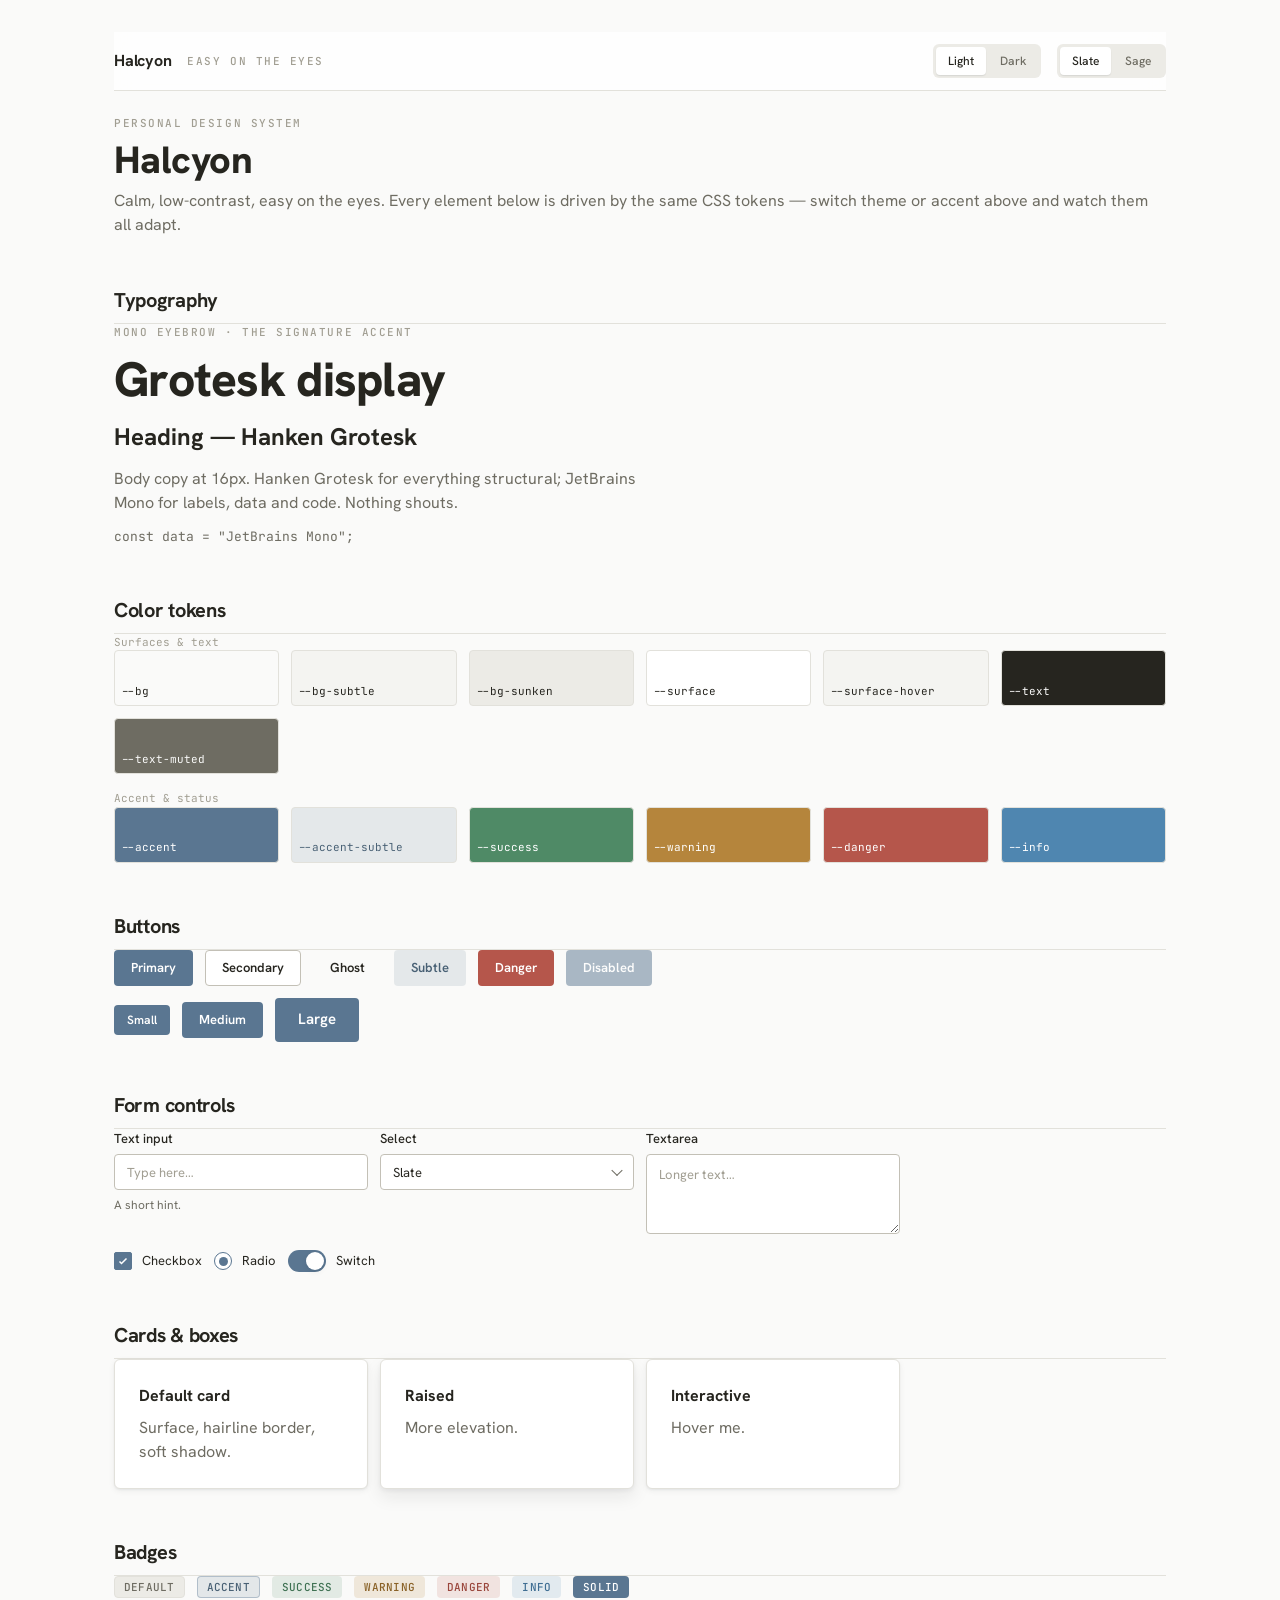
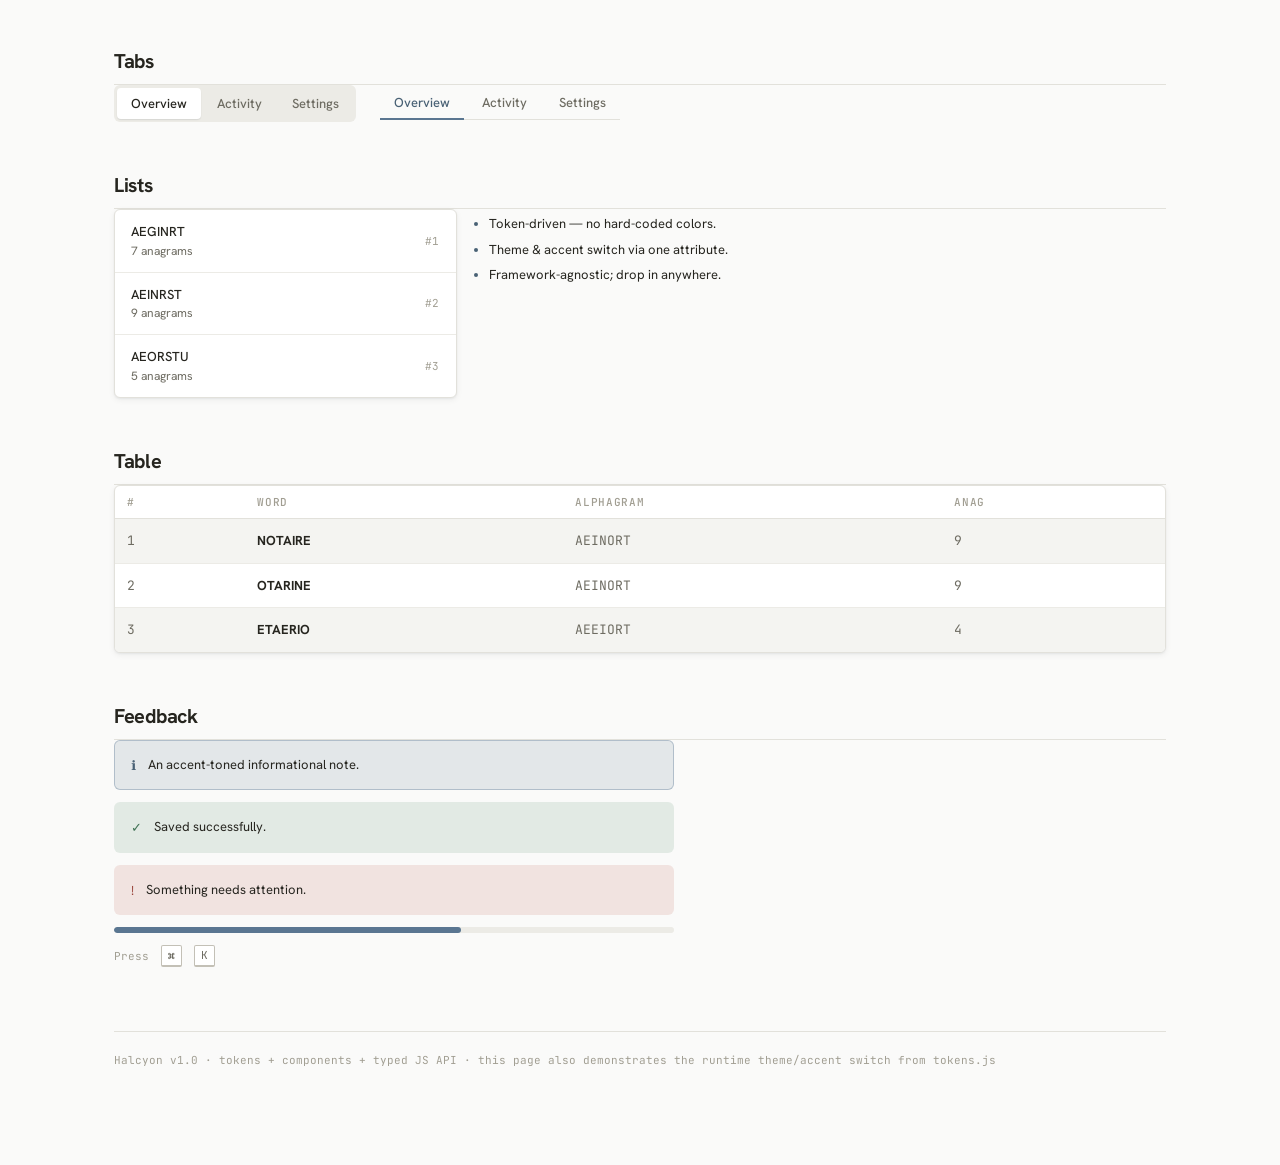
<file: halcyon-ds/index.html>
<!DOCTYPE html>
<html lang="en" data-theme="light" data-accent="slate">
<head>
  <meta charset="UTF-8" />
  <meta name="viewport" content="width=device-width, initial-scale=1.0" />
  <title>Halcyon — design system reference</title>
  <link rel="stylesheet" href="styles.css" />
  <link rel="stylesheet" href="components.css" />
  <style>
    /* Page-only layout helpers (not part of the system). */
    body { max-width: 1100px; margin: 0 auto; padding: var(--space-8) var(--space-6) var(--space-24); }
    .eyebrow {
      font-family: var(--font-mono); font-size: var(--text-2xs); font-weight: var(--weight-medium);
      letter-spacing: var(--tracking-widest); text-transform: uppercase; color: var(--text-faint);
    }
    h1 { font-size: var(--text-4xl); font-weight: var(--weight-extrabold); letter-spacing: var(--tracking-tight); }
    h2 { font-size: var(--text-xl); font-weight: var(--weight-bold); letter-spacing: var(--tracking-tight);
         margin-top: var(--space-12); padding-bottom: var(--space-2); border-bottom: 1px solid var(--border); }
    .sub { color: var(--text-muted); font-size: var(--text-md); }
    .row { display: flex; flex-wrap: wrap; gap: var(--space-3); align-items: center; }
    .stack { display: flex; flex-direction: column; gap: var(--space-3); }
    .grid { display: grid; gap: var(--space-3); grid-template-columns: repeat(auto-fill, minmax(150px, 1fr)); }
    .swatch { height: 56px; border-radius: var(--radius-sm); border: 1px solid var(--border); display: flex;
              align-items: flex-end; padding: var(--space-1-5); font-family: var(--font-mono); font-size: var(--text-2xs); }
    .topbar { position: sticky; top: 0; z-index: 100; display: flex; gap: var(--space-4); align-items: center;
              flex-wrap: wrap; padding: var(--space-3) 0; margin-bottom: var(--space-6);
              background: var(--glass); backdrop-filter: var(--blur-md); border-bottom: 1px solid var(--border); }
    .seg { display: inline-flex; gap: 2px; padding: 3px; background: var(--bg-sunken); border-radius: var(--radius-md); }
    .seg button { appearance: none; border: 0; background: transparent; cursor: pointer; color: var(--text-muted);
                  font-family: var(--font-sans); font-size: var(--text-xs); font-weight: var(--weight-medium);
                  padding: 6px 12px; border-radius: var(--radius-sm); }
    .seg button[aria-pressed="true"] { background: var(--surface); color: var(--text); box-shadow: var(--shadow-xs); }
    .spec { font-family: var(--font-mono); font-size: var(--text-2xs); color: var(--text-faint); }
  </style>
</head>
<body>
  <div class="topbar">
    <strong style="font-weight:var(--weight-bold); letter-spacing:var(--tracking-tight)">Halcyon</strong>
    <span class="eyebrow">easy on the eyes</span>
    <span style="flex:1"></span>
    <div class="seg" id="theme-seg">
      <button data-theme-val="light" aria-pressed="true">Light</button>
      <button data-theme-val="dark" aria-pressed="false">Dark</button>
    </div>
    <div class="seg" id="accent-seg">
      <button data-accent-val="slate" aria-pressed="true">Slate</button>
      <button data-accent-val="sage" aria-pressed="false">Sage</button>
    </div>
  </div>

  <p class="eyebrow">Personal design system</p>
  <h1>Halcyon</h1>
  <p class="sub">Calm, low-contrast, easy on the eyes. Every element below is driven by the same CSS tokens — switch theme or accent above and watch them all adapt.</p>

  <!-- TYPOGRAPHY -->
  <h2>Typography</h2>
  <div class="stack">
    <p class="eyebrow">Mono eyebrow · the signature accent</p>
    <div style="font-size:var(--text-5xl); font-weight:var(--weight-extrabold); letter-spacing:var(--tracking-tight); line-height:var(--leading-tight)">Grotesk display</div>
    <div style="font-size:var(--text-2xl); font-weight:var(--weight-bold)">Heading — Hanken Grotesk</div>
    <p style="max-width:60ch; color:var(--text-muted)">Body copy at 16px. Hanken Grotesk for everything structural; JetBrains Mono for labels, data and code. Nothing shouts.</p>
    <div style="font-family:var(--font-mono); font-size:var(--text-sm); color:var(--text-muted)">const data = "JetBrains Mono";</div>
  </div>

  <!-- COLORS -->
  <h2>Color tokens</h2>
  <p class="spec">Surfaces &amp; text</p>
  <div class="grid">
    <div class="swatch" style="background:var(--bg)">--bg</div>
    <div class="swatch" style="background:var(--bg-subtle)">--bg-subtle</div>
    <div class="swatch" style="background:var(--bg-sunken)">--bg-sunken</div>
    <div class="swatch" style="background:var(--surface)">--surface</div>
    <div class="swatch" style="background:var(--surface-hover)">--surface-hover</div>
    <div class="swatch" style="background:var(--text); color:var(--text-inverse)">--text</div>
    <div class="swatch" style="background:var(--text-muted); color:var(--text-inverse)">--text-muted</div>
  </div>
  <p class="spec" style="margin-top:var(--space-4)">Accent &amp; status</p>
  <div class="grid">
    <div class="swatch" style="background:var(--accent); color:var(--accent-fg)">--accent</div>
    <div class="swatch" style="background:var(--accent-subtle); color:var(--accent-text)">--accent-subtle</div>
    <div class="swatch" style="background:var(--success); color:#fff">--success</div>
    <div class="swatch" style="background:var(--warning); color:#fff">--warning</div>
    <div class="swatch" style="background:var(--danger); color:#fff">--danger</div>
    <div class="swatch" style="background:var(--info); color:#fff">--info</div>
  </div>

  <!-- BUTTONS -->
  <h2>Buttons</h2>
  <div class="row">
    <button class="hc-btn">Primary</button>
    <button class="hc-btn hc-btn--secondary">Secondary</button>
    <button class="hc-btn hc-btn--ghost">Ghost</button>
    <button class="hc-btn hc-btn--subtle">Subtle</button>
    <button class="hc-btn hc-btn--danger">Danger</button>
    <button class="hc-btn" disabled>Disabled</button>
  </div>
  <div class="row" style="margin-top:var(--space-3)">
    <button class="hc-btn hc-btn--sm">Small</button>
    <button class="hc-btn">Medium</button>
    <button class="hc-btn hc-btn--lg">Large</button>
  </div>

  <!-- FORM CONTROLS -->
  <h2>Form controls</h2>
  <div class="grid" style="grid-template-columns:repeat(auto-fill,minmax(220px,1fr)); align-items:start">
    <div class="hc-field">
      <label class="hc-label">Text input</label>
      <input class="hc-input" placeholder="Type here…" />
      <span class="hc-hint">A short hint.</span>
    </div>
    <div class="hc-field">
      <label class="hc-label">Select</label>
      <div class="hc-select-wrap"><select class="hc-select"><option>Slate</option><option>Sage</option></select></div>
    </div>
    <div class="hc-field">
      <label class="hc-label">Textarea</label>
      <textarea class="hc-textarea" placeholder="Longer text…"></textarea>
    </div>
  </div>
  <div class="row" style="margin-top:var(--space-4)">
    <label class="hc-check"><input type="checkbox" checked /><span class="box"><svg viewBox="0 0 24 24" fill="none" stroke="currentColor" stroke-width="3"><path d="M5 13l4 4L19 7"/></svg></span> Checkbox</label>
    <label class="hc-check"><input type="radio" name="r" checked /><span class="box radio"></span> Radio</label>
    <label class="hc-switch"><input type="checkbox" checked /><span class="track"></span> Switch</label>
  </div>

  <!-- CARDS -->
  <h2>Cards &amp; boxes</h2>
  <div class="grid" style="grid-template-columns:repeat(auto-fill,minmax(240px,1fr))">
    <div class="hc-card hc-card--pad"><strong>Default card</strong><p class="sub" style="margin-top:var(--space-2)">Surface, hairline border, soft shadow.</p></div>
    <div class="hc-card hc-card--raised hc-card--pad"><strong>Raised</strong><p class="sub" style="margin-top:var(--space-2)">More elevation.</p></div>
    <div class="hc-card hc-card--interactive hc-card--pad"><strong>Interactive</strong><p class="sub" style="margin-top:var(--space-2)">Hover me.</p></div>
  </div>

  <!-- BADGES -->
  <h2>Badges</h2>
  <div class="row">
    <span class="hc-badge">Default</span>
    <span class="hc-badge hc-badge--accent">Accent</span>
    <span class="hc-badge hc-badge--success">Success</span>
    <span class="hc-badge hc-badge--warning">Warning</span>
    <span class="hc-badge hc-badge--danger">Danger</span>
    <span class="hc-badge hc-badge--info">Info</span>
    <span class="hc-badge hc-badge--solid">Solid</span>
  </div>

  <!-- TABS -->
  <h2>Tabs</h2>
  <div class="row" style="gap:var(--space-6)">
    <div class="hc-tabs"><button class="hc-tab" aria-selected="true">Overview</button><button class="hc-tab">Activity</button><button class="hc-tab">Settings</button></div>
    <div class="hc-tabline"><button class="hc-tab" aria-selected="true">Overview</button><button class="hc-tab">Activity</button><button class="hc-tab">Settings</button></div>
  </div>

  <!-- LISTS -->
  <h2>Lists</h2>
  <div class="grid" style="grid-template-columns:repeat(auto-fill,minmax(280px,1fr)); align-items:start">
    <div class="hc-card">
      <ul class="hc-list hc-list--interactive">
        <li class="hc-list-item"><span class="hc-list-main"><div class="hc-list-title">AEGINRT</div><div class="hc-list-sub">7 anagrams</div></span><span class="hc-list-meta">#1</span></li>
        <li class="hc-list-item"><span class="hc-list-main"><div class="hc-list-title">AEINRST</div><div class="hc-list-sub">9 anagrams</div></span><span class="hc-list-meta">#2</span></li>
        <li class="hc-list-item"><span class="hc-list-main"><div class="hc-list-title">AEORSTU</div><div class="hc-list-sub">5 anagrams</div></span><span class="hc-list-meta">#3</span></li>
      </ul>
    </div>
    <ul class="hc-prose-list">
      <li>Token-driven — no hard-coded colors.</li>
      <li>Theme &amp; accent switch via one attribute.</li>
      <li>Framework-agnostic; drop in anywhere.</li>
    </ul>
  </div>

  <!-- TABLE -->
  <h2>Table</h2>
  <div class="hc-card" style="overflow:hidden">
    <table class="hc-table hc-table--striped hc-table--hover">
      <thead><tr><th>#</th><th>Word</th><th>Alphagram</th><th>Anag</th></tr></thead>
      <tbody>
        <tr><td class="hc-td-num">1</td><td><strong>NOTAIRE</strong></td><td class="hc-td-num">AEINORT</td><td class="hc-td-num">9</td></tr>
        <tr><td class="hc-td-num">2</td><td><strong>OTARINE</strong></td><td class="hc-td-num">AEINORT</td><td class="hc-td-num">9</td></tr>
        <tr><td class="hc-td-num">3</td><td><strong>ETAERIO</strong></td><td class="hc-td-num">AEEIORT</td><td class="hc-td-num">4</td></tr>
      </tbody>
    </table>
  </div>

  <!-- FEEDBACK -->
  <h2>Feedback</h2>
  <div class="stack" style="max-width:560px">
    <div class="hc-alert"><span class="hc-alert-icon">ℹ</span><div>An accent-toned informational note.</div></div>
    <div class="hc-alert hc-alert--success"><span class="hc-alert-icon">✓</span><div>Saved successfully.</div></div>
    <div class="hc-alert hc-alert--danger"><span class="hc-alert-icon">!</span><div>Something needs attention.</div></div>
    <div class="hc-progress"><i style="width:62%"></i></div>
    <div class="row"><span class="spec">Press</span> <kbd class="hc-kbd">⌘</kbd> <kbd class="hc-kbd">K</kbd></div>
  </div>

  <hr class="hc-divider" style="margin-top:var(--space-16)" />
  <p class="spec">Halcyon v1.0 · tokens + components + typed JS API · this page also demonstrates the runtime theme/accent switch from tokens.js</p>

  <script type="module">
    import { setTheme, setAccent } from "./tokens.js";
    const press = (seg, val, attr) => {
      seg.querySelectorAll("button").forEach((b) => b.setAttribute("aria-pressed", String(b.dataset[attr] === val)));
    };
    document.getElementById("theme-seg").addEventListener("click", (e) => {
      const v = e.target.dataset?.themeVal; if (!v) return;
      setTheme(v); press(e.currentTarget, v, "themeVal");
    });
    document.getElementById("accent-seg").addEventListener("click", (e) => {
      const v = e.target.dataset?.accentVal; if (!v) return;
      setAccent(v); press(e.currentTarget, v, "accentVal");
    });
  </script>
</body>
</html>
</file>
<file: halcyon-ds/styles.css>
/* ============================================================
   Halcyon Design System — global entry point
   Consumers link THIS file only. Import order matters:
   fonts → colors → typography → spacing → effects → base.
   ============================================================ */
@import url('./tokens/fonts.css');
@import url('./tokens/colors.css');
@import url('./tokens/typography.css');
@import url('./tokens/spacing.css');
@import url('./tokens/effects.css');
@import url('./base.css');
</file>
<file: halcyon-ds/components.css>
/* ============================================================
   Halcyon — Component library
   Class-based, token-driven. Requires styles.css first.
   Prefix: .hc-  ·  Works under any [data-theme]/[data-accent].
   ============================================================ */

/* ---------- Button ---------------------------------------- */
.hc-btn {
  display: inline-flex; align-items: center; justify-content: center; gap: 8px;
  height: var(--control-md); padding: 0 16px;
  font-family: var(--font-sans); font-size: var(--text-sm); font-weight: var(--weight-semibold);
  line-height: 1; letter-spacing: var(--tracking-normal);
  border: 1px solid transparent; border-radius: var(--radius-control);
  background: var(--accent); color: var(--accent-fg);
  cursor: pointer; white-space: nowrap; user-select: none;
  transition: background var(--dur) var(--ease-out), border-color var(--dur) var(--ease-out),
              color var(--dur) var(--ease-out), box-shadow var(--dur) var(--ease-out),
              transform var(--dur-fast) var(--ease-out);
}
.hc-btn:hover    { background: var(--accent-hover); }
.hc-btn:active   { background: var(--accent-active); transform: translateY(.5px); }
.hc-btn:focus-visible { box-shadow: var(--focus-ring); }
.hc-btn:disabled { opacity: .5; cursor: not-allowed; }
.hc-btn svg { width: 16px; height: 16px; }

.hc-btn--secondary {
  background: var(--surface); color: var(--text); border-color: var(--border-strong);
}
.hc-btn--secondary:hover  { background: var(--surface-hover); border-color: var(--text-faint); }
.hc-btn--secondary:active { background: var(--surface-active); }

.hc-btn--ghost { background: transparent; color: var(--text); }
.hc-btn--ghost:hover  { background: var(--surface-hover); }
.hc-btn--ghost:active { background: var(--surface-active); }

.hc-btn--subtle { background: var(--accent-subtle); color: var(--accent-text); }
.hc-btn--subtle:hover { background: var(--accent-subtle-strong); }

.hc-btn--danger { background: var(--danger); color: #fff; }
.hc-btn--danger:hover { filter: brightness(.94); }

.hc-btn--sm { height: var(--control-sm); padding: 0 12px; font-size: var(--text-xs); }
.hc-btn--lg { height: var(--control-lg); padding: 0 22px; font-size: var(--text-base); }
.hc-btn--icon { width: var(--control-md); padding: 0; }
.hc-btn--icon.hc-btn--sm { width: var(--control-sm); }
.hc-btn--block { display: flex; width: 100%; }

/* ---------- Input / Textarea ------------------------------ */
.hc-input, .hc-textarea, .hc-select {
  width: 100%; font-family: var(--font-sans); font-size: var(--text-sm); color: var(--text);
  background: var(--surface); border: 1px solid var(--border-strong);
  border-radius: var(--radius-control); transition: border-color var(--dur) var(--ease-out), box-shadow var(--dur) var(--ease-out);
}
.hc-input, .hc-select { height: var(--control-md); padding: 0 12px; }
.hc-textarea { padding: 10px 12px; line-height: var(--leading-normal); resize: vertical; min-height: 80px; }
.hc-input::placeholder, .hc-textarea::placeholder { color: var(--text-faint); }
.hc-input:hover, .hc-textarea:hover, .hc-select:hover { border-color: var(--text-faint); }
.hc-input:focus, .hc-textarea:focus, .hc-select:focus {
  outline: none; border-color: var(--accent); box-shadow: 0 0 0 3px var(--accent-subtle);
}
.hc-input:disabled, .hc-textarea:disabled { background: var(--bg-subtle); color: var(--text-faint); cursor: not-allowed; }
.hc-input--invalid { border-color: var(--danger); }
.hc-input--invalid:focus { box-shadow: 0 0 0 3px var(--danger-subtle); }

/* Field scaffold */
.hc-field { display: flex; flex-direction: column; gap: 6px; }
.hc-label { font-size: var(--text-sm); font-weight: var(--weight-medium); color: var(--text); }
.hc-hint  { font-size: var(--text-xs); color: var(--text-muted); }
.hc-hint--error { color: var(--danger-text); }

/* Input with leading icon / mono adornment */
.hc-input-group { position: relative; display: flex; align-items: center; }
.hc-input-group .hc-input { padding-left: 36px; }
.hc-input-group .hc-adorn {
  position: absolute; left: 12px; display: flex; color: var(--text-faint);
  font-family: var(--font-mono); font-size: var(--text-xs); pointer-events: none;
}
.hc-input-group .hc-adorn svg { width: 16px; height: 16px; }

/* ---------- Select (native, with caret) ------------------- */
.hc-select-wrap { position: relative; }
.hc-select {
  appearance: none; -webkit-appearance: none; padding-right: 34px; cursor: pointer;
}
.hc-select-wrap::after {
  content: ""; position: absolute; right: 13px; top: 50%; width: 8px; height: 8px;
  border-right: 1.5px solid var(--text-muted); border-bottom: 1.5px solid var(--text-muted);
  transform: translateY(-70%) rotate(45deg); pointer-events: none;
}

/* ---------- Checkbox & Radio ------------------------------ */
.hc-check { display: inline-flex; align-items: center; gap: 10px; cursor: pointer; font-size: var(--text-sm); color: var(--text); user-select: none; }
.hc-check input { position: absolute; opacity: 0; width: 0; height: 0; }
.hc-check .box {
  width: 18px; height: 18px; flex: none; border: 1.5px solid var(--border-strong);
  border-radius: var(--radius-xs); background: var(--surface); display: grid; place-items: center;
  transition: var(--transition);
}
.hc-check .box.radio { border-radius: var(--radius-full); }
.hc-check .box svg { width: 12px; height: 12px; color: var(--accent-fg); opacity: 0; transform: scale(.6); transition: var(--transition); }
.hc-check input:checked + .box { background: var(--accent); border-color: var(--accent); }
.hc-check input:checked + .box svg { opacity: 1; transform: scale(1); }
.hc-check input:checked + .box.radio { background: var(--surface); border-color: var(--accent); }
.hc-check input:checked + .box.radio::after { content:""; width: 9px; height: 9px; border-radius: 50%; background: var(--accent); }
.hc-check input:focus-visible + .box { box-shadow: var(--focus-ring); }
.hc-check:hover .box { border-color: var(--accent); }

/* ---------- Switch ---------------------------------------- */
.hc-switch { display: inline-flex; align-items: center; gap: 10px; cursor: pointer; user-select: none; font-size: var(--text-sm); color: var(--text); }
.hc-switch input { position: absolute; opacity: 0; width: 0; height: 0; }
.hc-switch .track {
  width: 38px; height: 22px; flex: none; border-radius: var(--radius-full);
  background: var(--neutral-300); position: relative; transition: var(--transition);
}
[data-theme="dark"] .hc-switch .track { background: var(--surface-active); }
.hc-switch .track::after {
  content: ""; position: absolute; top: 2px; left: 2px; width: 18px; height: 18px;
  border-radius: 50%; background: #fff; box-shadow: var(--shadow-sm); transition: var(--transition);
}
.hc-switch input:checked + .track { background: var(--accent); }
.hc-switch input:checked + .track::after { transform: translateX(16px); }
.hc-switch input:focus-visible + .track { box-shadow: var(--focus-ring); }

/* ---------- Card ------------------------------------------ */
.hc-card {
  background: var(--surface); border: 1px solid var(--border);
  border-radius: var(--radius-card); box-shadow: var(--shadow-sm);
}
.hc-card--flat   { box-shadow: none; }
.hc-card--raised { box-shadow: var(--shadow-md); }
.hc-card--pad    { padding: var(--space-6); }
.hc-card--interactive { cursor: pointer; transition: var(--transition); }
.hc-card--interactive:hover { box-shadow: var(--shadow-md); border-color: var(--border-strong); transform: translateY(-1px); }
.hc-card-header { padding: var(--space-5) var(--space-6); border-bottom: 1px solid var(--border-subtle); }
.hc-card-body   { padding: var(--space-6); }
.hc-card-footer { padding: var(--space-4) var(--space-6); border-top: 1px solid var(--border-subtle); display: flex; gap: 10px; }

/* ---------- Badge / Tag ----------------------------------- */
.hc-badge {
  display: inline-flex; align-items: center; gap: 5px;
  height: 22px; padding: 0 9px; border-radius: var(--radius-sm);
  font-family: var(--font-mono); font-size: var(--text-2xs); font-weight: var(--weight-medium);
  letter-spacing: var(--tracking-wide); text-transform: uppercase;
  background: var(--bg-sunken); color: var(--text-muted); border: 1px solid var(--border);
}
.hc-badge .dot { width: 6px; height: 6px; border-radius: 50%; background: currentColor; }
.hc-badge--accent  { background: var(--accent-subtle); color: var(--accent-text); border-color: var(--accent-border); }
.hc-badge--success { background: var(--success-subtle); color: var(--success-text); border-color: transparent; }
.hc-badge--warning { background: var(--warning-subtle); color: var(--warning-text); border-color: transparent; }
.hc-badge--danger  { background: var(--danger-subtle);  color: var(--danger-text);  border-color: transparent; }
.hc-badge--info    { background: var(--info-subtle);    color: var(--info-text);    border-color: transparent; }
.hc-badge--solid   { background: var(--accent); color: var(--accent-fg); border-color: transparent; }

/* ---------- Avatar ---------------------------------------- */
.hc-avatar {
  display: inline-flex; align-items: center; justify-content: center; flex: none;
  width: 38px; height: 38px; border-radius: var(--radius-full);
  background: var(--accent-subtle); color: var(--accent-text);
  font-family: var(--font-mono); font-size: var(--text-xs); font-weight: var(--weight-semibold);
  overflow: hidden; user-select: none;
}
.hc-avatar img { width: 100%; height: 100%; object-fit: cover; }
.hc-avatar--sm { width: 28px; height: 28px; font-size: var(--text-2xs); }
.hc-avatar--lg { width: 52px; height: 52px; font-size: var(--text-base); }
.hc-avatar-group { display: inline-flex; }
.hc-avatar-group .hc-avatar { border: 2px solid var(--surface); margin-left: -10px; }
.hc-avatar-group .hc-avatar:first-child { margin-left: 0; }

/* ---------- Tabs ------------------------------------------ */
.hc-tabs { display: inline-flex; gap: 2px; padding: 3px; background: var(--bg-sunken); border-radius: var(--radius-md); }
.hc-tab {
  appearance: none; border: 0; background: transparent; cursor: pointer;
  font-family: var(--font-sans); font-size: var(--text-sm); font-weight: var(--weight-medium);
  color: var(--text-muted); padding: 7px 14px; border-radius: var(--radius-sm); transition: var(--transition);
}
.hc-tab:hover { color: var(--text); }
.hc-tab[aria-selected="true"] { background: var(--surface); color: var(--text); box-shadow: var(--shadow-xs); }

/* Underline tab variant */
.hc-tabline { display: flex; gap: 4px; border-bottom: 1px solid var(--border); }
.hc-tabline .hc-tab { border-radius: 0; border-bottom: 2px solid transparent; margin-bottom: -1px; }
.hc-tabline .hc-tab[aria-selected="true"] { background: transparent; box-shadow: none; color: var(--accent-text); border-bottom-color: var(--accent); }

/* ---------- Tooltip --------------------------------------- */
.hc-tip { position: relative; display: inline-flex; }
.hc-tip > .hc-tip-content {
  position: absolute; bottom: calc(100% + 8px); left: 50%; transform: translateX(-50%) translateY(4px);
  background: var(--neutral-900); color: var(--neutral-0);
  font-size: var(--text-xs); font-weight: var(--weight-medium); line-height: 1.3;
  padding: 6px 10px; border-radius: var(--radius-sm); white-space: nowrap;
  box-shadow: var(--shadow-md); opacity: 0; pointer-events: none; transition: var(--transition); z-index: var(--z-overlay);
}
[data-theme="dark"] .hc-tip > .hc-tip-content { background: var(--neutral-200); color: var(--neutral-950); }
.hc-tip > .hc-tip-content::after {
  content: ""; position: absolute; top: 100%; left: 50%; transform: translateX(-50%);
  border: 5px solid transparent; border-top-color: var(--neutral-900);
}
[data-theme="dark"] .hc-tip > .hc-tip-content::after { border-top-color: var(--neutral-200); }
.hc-tip:hover > .hc-tip-content { opacity: 1; transform: translateX(-50%) translateY(0); }

/* ---------- Alert ----------------------------------------- */
.hc-alert {
  display: flex; gap: 12px; padding: 14px 16px; border-radius: var(--radius-md);
  background: var(--accent-subtle); border: 1px solid var(--accent-border); color: var(--text);
  font-size: var(--text-sm); line-height: var(--leading-normal);
}
.hc-alert .hc-alert-icon { flex: none; margin-top: 1px; color: var(--accent-text); }
.hc-alert--success { background: var(--success-subtle); border-color: transparent; }
.hc-alert--success .hc-alert-icon { color: var(--success-text); }
.hc-alert--warning { background: var(--warning-subtle); border-color: transparent; }
.hc-alert--warning .hc-alert-icon { color: var(--warning-text); }
.hc-alert--danger  { background: var(--danger-subtle); border-color: transparent; }
.hc-alert--danger .hc-alert-icon { color: var(--danger-text); }

/* ---------- Divider --------------------------------------- */
.hc-divider { height: 1px; background: var(--border); border: 0; margin: var(--space-5) 0; }
.hc-divider--label { display: flex; align-items: center; gap: 14px; color: var(--text-faint);
  font-family: var(--font-mono); font-size: var(--text-2xs); letter-spacing: var(--tracking-wider); text-transform: uppercase; }
.hc-divider--label::before, .hc-divider--label::after { content: ""; flex: 1; height: 1px; background: var(--border); }

/* ---------- Progress -------------------------------------- */
.hc-progress { height: 6px; background: var(--bg-sunken); border-radius: var(--radius-full); overflow: hidden; }
.hc-progress > i { display: block; height: 100%; background: var(--accent); border-radius: inherit; transition: width var(--dur-slow) var(--ease-out); }

/* ---------- Kbd ------------------------------------------- */
.hc-kbd {
  font-family: var(--font-mono); font-size: var(--text-2xs); line-height: 1; color: var(--text-muted);
  background: var(--surface); border: 1px solid var(--border-strong); border-bottom-width: 2px;
  border-radius: var(--radius-xs); padding: 4px 6px; min-width: 18px; display: inline-flex; justify-content: center;
}

/* ---------- List ------------------------------------------ */
/* A vertical list of rows with hairline separators. Pairs with .hc-card
   (drop a .hc-list inside a .hc-card for a bordered, elevated list). */
.hc-list { display: flex; flex-direction: column; margin: 0; padding: 0; list-style: none; }
.hc-list-item {
  display: flex; align-items: center; gap: var(--space-3);
  padding: var(--space-3) var(--space-4);
  font-size: var(--text-sm); color: var(--text);
  border-bottom: 1px solid var(--border-subtle);
}
.hc-list-item:last-child { border-bottom: 0; }
.hc-list-item .hc-list-lead { flex: none; color: var(--text-muted); display: inline-flex; }
.hc-list-item .hc-list-main { flex: 1 1 auto; min-width: 0; }
.hc-list-item .hc-list-title { font-weight: var(--weight-medium); }
.hc-list-item .hc-list-sub { font-size: var(--text-xs); color: var(--text-muted); }
.hc-list-item .hc-list-meta {
  flex: none; font-family: var(--font-mono); font-size: var(--text-2xs);
  letter-spacing: var(--tracking-wide); color: var(--text-faint);
}
.hc-list--interactive .hc-list-item { cursor: pointer; transition: background var(--dur) var(--ease-out); }
.hc-list--interactive .hc-list-item:hover { background: var(--surface-hover); }
.hc-list--plain .hc-list-item { border-bottom: 0; padding: var(--space-1-5) 0; }

/* Unordered/ordered marker list (prose) */
.hc-prose-list { margin: 0; padding-left: var(--space-5); color: var(--text); font-size: var(--text-sm); line-height: var(--leading-relaxed); }
.hc-prose-list li { margin: var(--space-1) 0; }
.hc-prose-list li::marker { color: var(--accent-text); }

/* ---------- Table ----------------------------------------- */
.hc-table { width: 100%; border-collapse: collapse; font-size: var(--text-sm); color: var(--text); }
.hc-table thead th {
  text-align: left; font-family: var(--font-mono);
  font-size: var(--text-2xs); font-weight: var(--weight-medium);
  letter-spacing: var(--tracking-wider); text-transform: uppercase; color: var(--text-faint);
  padding: var(--space-2) var(--space-3); border-bottom: 1px solid var(--border);
  white-space: nowrap;
}
.hc-table tbody td { padding: var(--space-3); border-bottom: 1px solid var(--border-subtle); vertical-align: middle; }
.hc-table tbody tr:last-child td { border-bottom: 0; }
.hc-table--striped tbody tr:nth-child(odd) { background: var(--bg-subtle); }
.hc-table--hover tbody tr { transition: background var(--dur) var(--ease-out); }
.hc-table--hover tbody tr:hover { background: var(--surface-hover); }
.hc-table .hc-td-num { font-family: var(--font-mono); font-variant-numeric: tabular-nums; color: var(--text-muted); }
</file>
